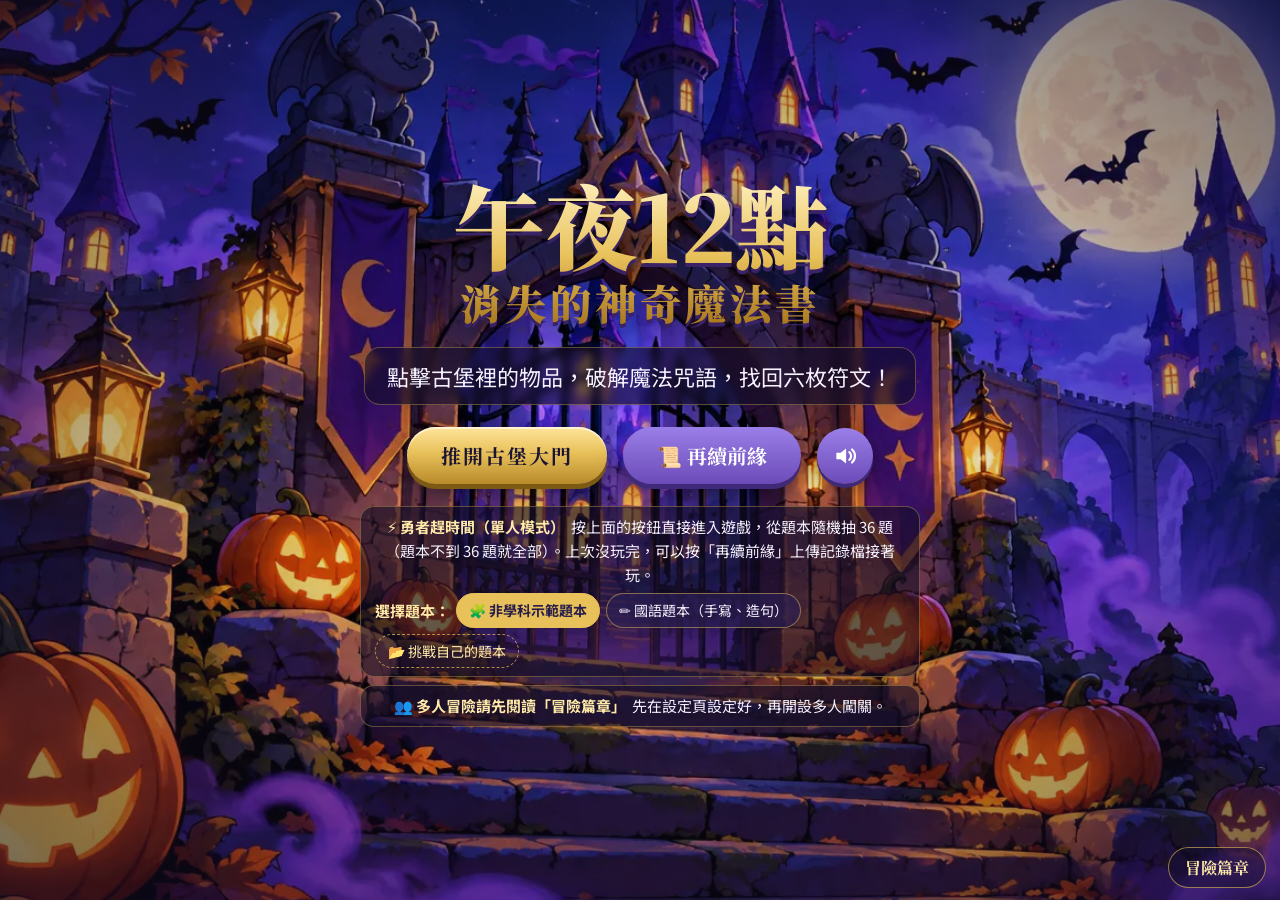
<file: index.html>
<!DOCTYPE html>
<html lang="zh-Hant-TW">
<head>
<meta charset="UTF-8">
<meta name="viewport" content="width=device-width, initial-scale=1.0, viewport-fit=cover">
<title>語詞闖關遊戲</title>
<link rel="preconnect" href="https://fonts.googleapis.com">
<link rel="stylesheet" href="https://fonts.googleapis.com/css2?family=Noto+Serif+TC:wght@700;900&family=Noto+Sans+TC:wght@400;700&display=swap">
<link rel="stylesheet" href="style.css">
</head>
<body>
<main id="app">
  <!-- 首頁 -->
  <section id="screen-start" class="screen active">
    <div class="bg" id="start-bg"></div><div class="veil"></div><div class="motes"></div>
    <div class="start-inner">
      <h1 id="game-title"></h1>
      <p id="instructions"></p>
      <div class="start-actions">
        <button id="btn-start" class="btn btn-gold" type="button">開始</button>
        <button id="btn-load" class="btn btn-violet" type="button">📜 再續前緣</button>
        <input type="file" id="load-file" accept=".json,application/json" hidden>
        <button id="btn-speak" class="btn btn-round" type="button" aria-label="朗讀說明">
          <svg viewBox="0 0 24 24" width="26" height="26" aria-hidden="true"><path d="M4 9h4l5-4v14l-5-4H4z" fill="currentColor"/><path d="M16 8.5a4.5 4.5 0 0 1 0 7M18.5 6a8 8 0 0 1 0 12" stroke="currentColor" stroke-width="2" fill="none" stroke-linecap="round"/></svg>
        </button>
      </div>
      <div class="start-notes">
        <div class="sn"><b>⚡ 勇者趕時間（單人模式）</b>按上面的按鈕直接進入遊戲，從題本隨機抽 36 題（題本不到 36 題就全部）。上次沒玩完，可以按「再續前緣」上傳記錄檔接著玩。
          <div id="book-pick" class="book-pick hidden"><span>選擇題本：</span><button type="button" data-b="fun">🧩 非學科示範題本</button><button type="button" data-b="guoyu">✏️ 國語題本（手寫、造句）</button><a class="own" href="teacher.html">📂 挑戰自己的題本</a></div></div>
        <a class="sn link" href="adventure.html"><b>👥 多人冒險請先閱讀「冒險篇章」</b>先在設定頁設定好，再開設多人闖關。</a>
      </div>
    </div>
    <a id="custom-tag" class="custom-tag hidden" href="teacher.html" title="到換題本頁">使用老師自訂題目</a>
    <a class="teacher-link" href="adventure.html">冒險篇章</a>
  </section>

  <!-- 故事 -->
  <section id="screen-story" class="screen">
    <div class="bg" id="story-bg"></div><div class="veil strong"></div><div class="motes"></div>
    <div class="story-wrap">
      <div id="story-card" class="parchment"></div>
      <button id="story-next" class="btn btn-gold" type="button">繼續</button>
    </div>
  </section>

  <!-- 遊戲 -->
  <section id="screen-play" class="screen">
    <div class="bg" id="scene-bg"></div><div class="veil soft"></div><div class="motes"></div>
    <header id="hud">
      <div class="hud-left"><div id="hud-room"></div><div id="hud-spells"></div></div>
      <div class="hud-mid">
        <div id="hud-clock">
          <svg viewBox="0 0 40 40" width="34" height="34" aria-hidden="true"><circle cx="20" cy="20" r="17" fill="#2a1f4a" stroke="#e8c15a" stroke-width="3"/><line id="hand-h" x1="20" y1="20" x2="20" y2="11" stroke="#f6f1ff" stroke-width="3" stroke-linecap="round"/><line id="hand-m" x1="20" y1="20" x2="20" y2="7" stroke="#f28c28" stroke-width="2" stroke-linecap="round"/><circle cx="20" cy="20" r="2.5" fill="#e8c15a"/></svg>
          <span id="clock-text">11:00</span>
        </div>
        <div id="hud-runes"></div>
      </div>
      <div class="hud-right">
        <div id="hud-score"><span class="lbl">分數</span><span id="score">0</span><span id="hud-time" class="hidden"></span></div>
        <button id="btn-grade" class="btn-small grade-btn hidden" type="button" aria-label="老師批改">📝<span>老師批改</span><span id="grade-badge" class="badge"></span></button>
        <button id="btn-save" class="btn-small" type="button" aria-label="存檔">💾<span>存檔</span></button>
        <button id="btn-notes" class="btn-small" type="button" aria-label="線索本">
          <svg viewBox="0 0 24 24" width="22" height="22" aria-hidden="true"><path d="M5 3h11a3 3 0 0 1 3 3v15H8a3 3 0 0 1-3-3z" fill="none" stroke="currentColor" stroke-width="2"/><path d="M9 8h6M9 12h6" stroke="currentColor" stroke-width="2" stroke-linecap="round"/></svg>
          <span>線索本</span><span id="notes-badge" class="badge hidden"></span>
        </button>
      </div>
    </header>
    <div id="scene"><div id="objects"></div><div id="gate-panel" class="hidden"></div></div>
    <button id="cat" type="button" aria-label="黑貓提示"><img id="cat-img" alt="黑貓"></button>
    <div id="bubble" class="hidden"></div>

    <div id="room-intro" class="overlay hidden"><div class="card intro-card">
      <div id="ri-num"></div><h2 id="ri-title"></h2><p id="ri-text"></p>
      <button id="ri-go" class="btn btn-gold" type="button">開始探索</button>
    </div></div>

    <div id="modal" class="overlay hidden"><div id="modal-card" class="card">
      <div id="m-head"><img id="m-img" alt=""><div class="m-headtext"><div id="m-speaker"></div><div id="m-type"></div></div>
        <button id="m-close" class="btn btn-round small" type="button" aria-label="關閉"><svg viewBox="0 0 24 24" width="18" height="18"><path d="M6 6l12 12M18 6L6 18" stroke="currentColor" stroke-width="3" stroke-linecap="round"/></svg></button>
      </div>
      <p id="m-prompt"></p><div id="m-body"></div><div id="m-feedback" class="hidden"></div>
      <div id="m-actions"><span id="m-keyhint"></span><button id="m-continue" class="btn btn-gold hidden" type="button">繼續探索</button></div>
    </div></div>

    <div id="notes" class="overlay hidden"><div class="card">
      <div class="notes-head"><h2>線索本</h2>
        <button id="notes-close" class="btn btn-round small" type="button" aria-label="關閉"><svg viewBox="0 0 24 24" width="18" height="18"><path d="M6 6l12 12M18 6L6 18" stroke="currentColor" stroke-width="3" stroke-linecap="round"/></svg></button>
      </div>
      <div id="notes-list"></div><div id="notes-runes"></div>
    </div></div>

    <div id="rune-get" class="overlay hidden"><div class="card rune-card">
      <div id="rg-rune" class="rune-big"></div><h2 id="rg-title"></h2><p id="rg-text"></p>
      <button id="rg-go" class="btn btn-gold" type="button">前往下一個房間</button>
    </div></div>
  </section>

  <!-- 結局 -->
  <section id="screen-end" class="screen">
    <div class="bg" id="end-bg"></div><div class="veil strong"></div><div class="motes"></div>
    <div class="end-inner">
      <img id="end-cat" alt="">
      <h2 id="end-title"></h2>
      <div class="final"><span class="lbl">最終分數</span><span id="final-score">0</span></div>
      <div id="end-stats"></div>
      <div id="end-review"></div>
      <div id="end-grade" class="end-grade hidden">還有 <b id="end-grade-n">0</b> 題手寫／打字題等老師批改，批改答對會再加分。<button id="end-grade-btn" class="btn btn-violet grade-btn" type="button">📝 老師批改</button></div>
      <div class="end-btns"><button id="btn-another" class="btn btn-gold hidden" type="button">接受另一段冒險</button><button id="btn-restart" class="btn btn-gold" type="button">再玩一次</button></div>
    </div>
  </section>
  <div id="grade-ov" class="grade-ov hidden"><div class="grade-card">
    <h2>📝 老師批改</h2><p class="mute">手寫、打字題由老師判斷對錯：田字格題一個字 60 分，每個字分開批改；手寫作答、打字題整題 100 分。</p>
    <div id="grade-list"></div>
    <button id="grade-close" class="btn btn-gold" type="button">批改完成，回到遊戲</button>
  </div></div>
  <div id="pin-ov" class="grade-ov hidden"><div class="grade-card pin-card">
    <h2 id="pin-title">🔒 老師核對密碼</h2><p id="pin-msg" class="mute"></p>
    <input id="pin-in" type="password" inputmode="numeric" pattern="[0-9]*" maxlength="8" autocomplete="off" placeholder="4～8 位數字">
    <input id="pin-in2" type="password" inputmode="numeric" pattern="[0-9]*" maxlength="8" autocomplete="off" placeholder="再輸入一次">
    <p id="pin-err" class="pin-err"></p>
    <div class="pin-btns"><button id="pin-ok" class="btn btn-gold" type="button">確定</button><button id="pin-cancel" class="btn btn-violet" type="button">取消</button></div>
  </div></div>
  <div id="fx"></div>
</main>
<script src="share.js"></script>
<script src="content.js"></script>
<script src="content-guoyu.js"></script>
<script src="settings.js"></script>
<script src="game.js"></script>
</body>
</html>
</file>
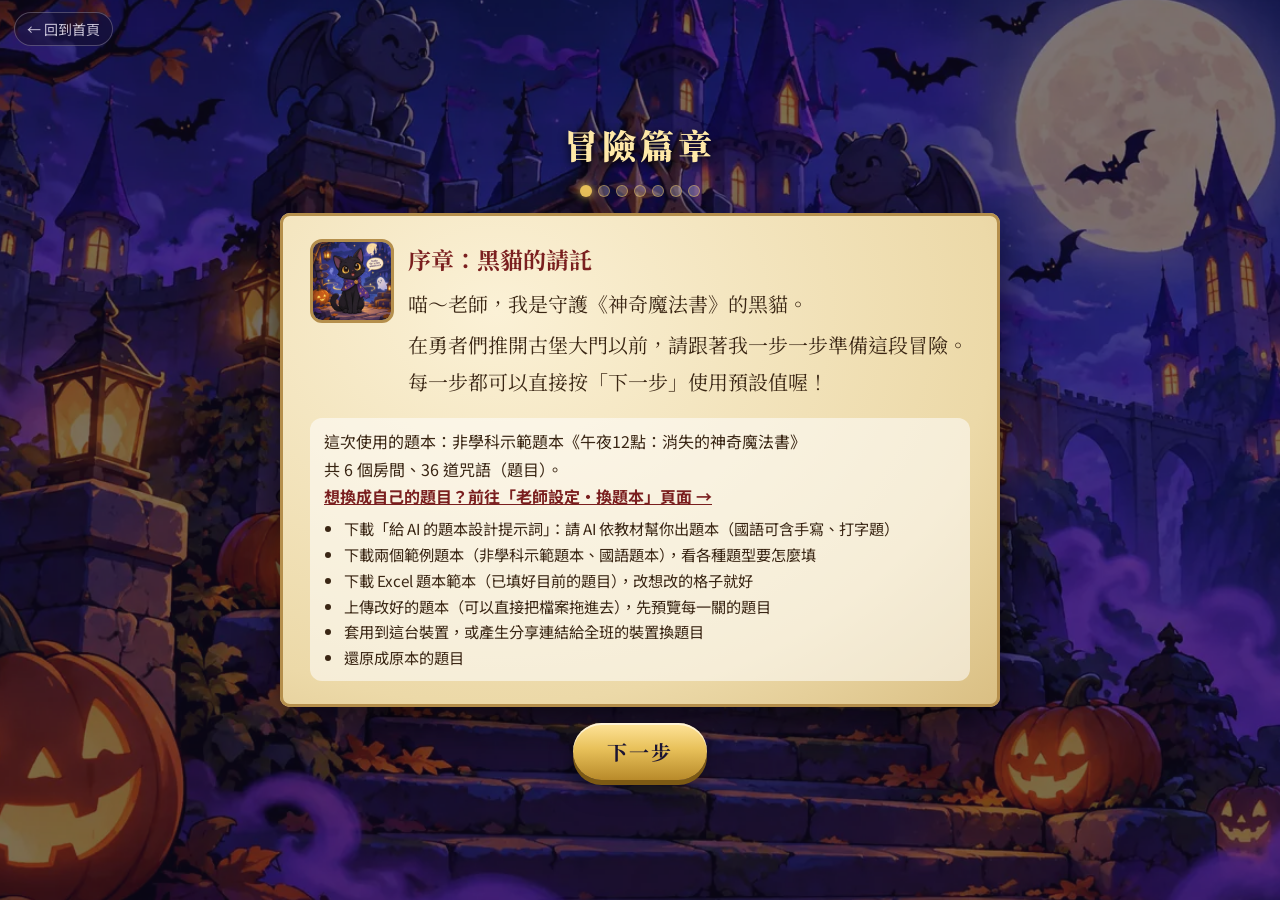
<file: adventure.html>
<!DOCTYPE html>
<html lang="zh-Hant-TW">
<head>
<meta charset="UTF-8">
<meta name="viewport" content="width=device-width, initial-scale=1.0, viewport-fit=cover">
<title>冒險篇章</title>
<link rel="preconnect" href="https://fonts.googleapis.com">
<link rel="stylesheet" href="https://fonts.googleapis.com/css2?family=Noto+Serif+TC:wght@700;900&family=Noto+Sans+TC:wght@400;700&display=swap">
<link rel="stylesheet" href="style.css">
<style>
.adv-wrap{position:relative;height:100%;overflow:auto;display:flex;flex-direction:column;align-items:center;justify-content:center;gap:16px;padding:20px 14px}
.adv-top{font-family:var(--serif);color:#ffe9a8;font-size:clamp(24px,4vw,34px);font-weight:900;text-shadow:0 3px 10px #000;letter-spacing:4px}
.dots{display:flex;gap:6px;flex-wrap:wrap;justify-content:center}
.dots span{width:12px;height:12px;border-radius:50%;background:rgba(246,241,255,.25);border:1px solid rgba(232,193,90,.5)}
.dots span.on{background:var(--gold);box-shadow:0 0 10px var(--gold)}
.dots span.done{background:rgba(232,193,90,.55)}
#adv-card{max-width:720px;max-height:none}
.adv-say{display:flex;gap:14px;align-items:flex-start}
.adv-say img{width:84px;height:84px;object-fit:cover;border-radius:12px;border:3px solid #b58f4c;flex:none}
.adv-say h2{margin:0 0 4px;font-size:1.15em;color:#7a1f1f}
.adv-say p{margin:.2em 0}
.ctrl{margin-top:14px;display:flex;flex-direction:column;gap:10px;font-family:var(--sans);font-size:17px}
.choice{display:flex;align-items:center;gap:10px;padding:12px 14px;border-radius:12px;background:rgba(255,255,255,.55);border:2px solid #c8a868;cursor:pointer;color:#3a2614;text-align:left;font-size:17px}
.choice.on{background:#fff6d6;border-color:#7a1f1f;box-shadow:0 0 0 3px rgba(122,31,31,.2)}
.choice b{display:block}
.choice small{display:block;opacity:.75;font-size:14px}
.choice .dot{width:22px;height:22px;border-radius:50%;border:2px solid #7a1f1f;flex:none;display:grid;place-items:center}
.choice.on .dot::after{content:'';width:12px;height:12px;border-radius:50%;background:#7a1f1f}
.num-row{display:flex;align-items:center;gap:10px;flex-wrap:wrap}
.num-row input[type=number]{width:110px;font-size:22px;font-weight:700;padding:8px 10px;border-radius:10px;border:2px solid #b58f4c;background:#fffdf4;color:#3a2614;font-family:var(--serif)}
.num-row input[type=range]{flex:1;min-width:180px;accent-color:#7a1f1f}
.quick{display:flex;gap:8px;flex-wrap:wrap}
.quick button{border:1.5px solid #b58f4c;background:#fff6d6;color:#3a2614;border-radius:999px;padding:6px 14px;font-size:15px}
.tog{display:flex;align-items:center;gap:12px;font-weight:700}
.switch{width:64px;height:34px;border-radius:999px;background:#bba57a;border:0;position:relative;flex:none}
.switch::after{content:'';position:absolute;top:4px;left:4px;width:26px;height:26px;border-radius:50%;background:#fff;transition:left .2s;box-shadow:0 2px 4px rgba(0,0,0,.3)}
.switch.on{background:#3aa36b}.switch.on::after{left:34px}
.adv-nav{display:flex;gap:12px;justify-content:center;flex-wrap:wrap}
.btn-violet{background:linear-gradient(180deg,#9b7fe8,#6b4bb8);color:#fff;box-shadow:0 5px 0 #3f2a7a,0 10px 24px rgba(0,0,0,.4);font-family:var(--serif)}
.sum{display:grid;grid-template-columns:auto 1fr;gap:6px 14px;font-family:var(--sans);font-size:16px;background:rgba(255,255,255,.5);border-radius:12px;padding:12px 16px}
.sum dt{font-weight:700;color:#7a1f1f}.sum dd{margin:0}
.bank{background:rgba(255,255,255,.55);border-radius:12px;padding:10px 14px;font-family:var(--sans);font-size:16px;line-height:1.7}
.bank a{color:#7a1f1f;font-weight:700}
.unit{font-weight:700}
.note-s{font-size:14px;opacity:.8;font-family:var(--sans)}
.back-home{position:absolute;left:14px;top:12px;font-size:14px;color:rgba(246,241,255,.8);background:rgba(20,14,40,.5);border:1px solid rgba(246,241,255,.25);border-radius:999px;padding:6px 12px;z-index:3;text-decoration:none}
.bank ul.tools{margin:6px 0 0;padding-left:1.3em;line-height:1.7;font-size:.95em}
</style>
</head>
<body>
<main id="app">
  <section class="screen active">
    <div class="bg" id="adv-bg"></div><div class="veil strong"></div><div class="motes"></div>
    <a class="back-home" href="index.html">← 回到首頁</a>
    <div class="adv-wrap">
      <div class="adv-top">冒險篇章</div>
      <div class="dots" id="dots"></div>
      <div id="adv-card" class="parchment"></div>
      <div class="adv-nav" id="nav"></div>
    </div>
  </section>
</main>
<script src="content.js"></script>
<script src="content-guoyu.js"></script>
<script src="settings.js"></script>
<script>
(function () {
  'use strict';
  var C = WQSettings.loadContent(), S = WQSettings.load(), TOTAL = WQSettings.total(C);
  function $(id) { return document.getElementById(id); }
  function el(t, c, x) { var e = document.createElement(t); if (c) e.className = c; if (x != null) e.textContent = x; return e; }
  $('adv-bg').style.backgroundImage = 'url("img/title.webp")';
  document.querySelectorAll('.motes').forEach(function (m) { for (var i = 0; i < 16; i++) { var d = el('div', 'mote'); d.style.left = Math.random() * 100 + '%'; d.style.animationDuration = 9 + Math.random() * 12 + 's'; d.style.animationDelay = -Math.random() * 20 + 's'; d.style.setProperty('--sway', (Math.random() * 80 - 40) + 'px'); m.appendChild(d); } });

  function choice(box, opts, get, set) {
    opts.forEach(function (o) {
      var b = el('button', 'choice' + (get() === o.v ? ' on' : '')); b.type = 'button';
      b.appendChild(el('span', 'dot')); var t = el('span'); t.appendChild(el('b', '', o.t)); if (o.d) t.appendChild(el('small', '', o.d)); b.appendChild(t);
      b.addEventListener('click', function () { set(o.v); box.querySelectorAll('.choice').forEach(function (x) { x.classList.remove('on'); }); b.classList.add('on'); });
      box.appendChild(b);
    });
  }
  function number(box, key, min, max, unit, quick) {
    var r = el('div', 'num-row'), n = el('input'), rg = el('input');
    n.type = 'number'; n.min = min; n.max = max; n.value = S[key]; rg.type = 'range'; rg.min = min; rg.max = max; rg.value = S[key];
    function setv(v) { v = Math.max(min, Math.min(max, Math.round(+v) || min)); S[key] = v; n.value = v; rg.value = v; }
    n.addEventListener('change', function () { setv(n.value); }); rg.addEventListener('input', function () { setv(rg.value); });
    r.appendChild(n); r.appendChild(el('span', 'unit', unit)); r.appendChild(rg); box.appendChild(r);
    if (quick) { var q = el('div', 'quick'); quick.forEach(function (v) { var b = el('button', '', v[1]); b.type = 'button'; b.addEventListener('click', function () { setv(v[0]); }); q.appendChild(b); }); box.appendChild(q); }
    return setv;
  }
  function toggle(box, key, label, onChange) {
    var r = el('div', 'tog'), b = el('button', 'switch' + (S[key] ? ' on' : '')), t = el('span', '', label + '：' + (S[key] ? '開啟' : '關閉')); b.type = 'button';
    b.addEventListener('click', function () { S[key] = !S[key]; b.classList.toggle('on', S[key]); t.textContent = label + '：' + (S[key] ? '開啟' : '關閉'); if (onChange) onChange(); });
    r.appendChild(b); r.appendChild(t); box.appendChild(r);
  }

  var STEPS = [
    { title: '序章：黑貓的請託', say: ['喵～老師，我是守護《神奇魔法書》的黑貓。', '在勇者們推開古堡大門以前，請跟著我一步一步準備這段冒險。每一步都可以直接按「下一步」使用預設值喔！'],
      body: function (box) {
        var b = el('div', 'bank');
        b.appendChild(el('div', '', '這次使用的題本：' + (C.__custom ? '老師自訂題本' : C.__demo === 'guoyu' ? '國語題本' : '非學科示範題本') + '《' + (C.title || '') + '》'));
        b.appendChild(el('div', '', '共 ' + C.rooms.length + ' 個房間、' + TOTAL + ' 道咒語（題目）。'));
        var a = el('a', '', '想換成自己的題目？前往「老師設定・換題本」頁面 →'); a.href = 'teacher.html'; b.appendChild(a);
        var ul = el('ul', 'tools');
        ['下載「給 AI 的題本設計提示詞」：請 AI 依教材幫你出題本（國語可含手寫、打字題）',
         '下載兩個範例題本（非學科示範題本、國語題本），看各種題型要怎麼填',
         '下載 Excel 題本範本（已填好目前的題目），改想改的格子就好',
         '上傳改好的題本（可以直接把檔案拖進去），先預覽每一關的題目',
         '套用到這台裝置，或產生分享連結給全班的裝置換題目',
         '還原成原本的題目'].forEach(function (t) { ul.appendChild(el('li', '', t)); });
        b.appendChild(ul);
        box.appendChild(b);
      } },
    { title: '第一章：抽出咒語', say: ['魔法書裡一共有 ' + TOTAL + ' 道咒語。', '這一趟冒險要從題本中抽出幾道呢？工具會把抽到的題目平均分到每個房間。'],
      body: function (box) {
        var MAX = WQSettings.maxDraw(C), DEF = WQSettings.defDraw(C);
        if (!S.drawCount) S.drawCount = DEF; if (S.drawCount > MAX) S.drawCount = MAX;
        var MIN = WQSettings.minDraw(C); if (S.drawCount < MIN) S.drawCount = MIN;
        var q = []; [18, 24, 30, 36, 42, 48].forEach(function (n) { if (n < MAX && n >= MIN) q.push([n, n + ' 題']); }); q.push([MAX, (MAX >= TOTAL ? '全部 ' : '最多 ') + MAX + ' 題']);
        number(box, 'drawCount', MIN, MAX, '題', q);
        if (TOTAL > MAX) box.appendChild(el('p', 'mute', '題本有 ' + TOTAL + ' 題，每個房間最多放 8 道咒語，所以一次冒險最多 ' + MAX + ' 題；每次冒險都從全部 ' + TOTAL + ' 題裡重新隨機抽。'));
        box.appendChild(el('p', 'mute', '每一次冒險都會從整本題本重新隨機抽題、隨機分到每個房間（每個房間最多只差 1 題），出題順序也不同。房間的物品、線索和機關不變，所以機關一定解得開。最少 ' + MIN + ' 題，也就是每個房間至少 3 題。'));
      } },
    { title: '第二章：破關之後', say: ['勇者打開最後的大門以後，還要接受另一段冒險嗎？'],
      body: function (box) {
        choice(box, [
          { v: 'none', t: '不再挑戰', d: '破關就結束這次冒險。' },
          { v: 'redraw', t: '從全部題目重新抽題', d: '每一段新冒險都從整本題本重新抽出指定的題數，可能會抽到做過的題目。' },
          { v: 'norepeat', t: '抽過的不再抽', d: '每一段新冒險只抽還沒出現過的題目，全部題目都抽完才是「終極破關」。' }
        ], function () { return S.repeat; }, function (v) { S.repeat = v; });
      } },
    { title: '第三章：時之沙漏', say: ['要不要讓每一道咒語都有作答時間限制？', '時間到了還沒答對，這題就不能得分喔。'],
      body: function (box) {
        var wrap = el('div', 'ctrl'); var nb = el('div');
        toggle(wrap, 'qTimer', '每題作答時限', function () { nb.style.display = S.qTimer ? '' : 'none'; });
        nb.appendChild(el('div', 'note-s', '每題可以作答的秒數：')); number(nb, 'qSeconds', 5, 300, '秒', [[15, '15 秒'], [20, '20 秒'], [30, '30 秒'], [45, '45 秒'], [60, '60 秒']]);
        nb.appendChild(el('div', 'note-s', '開啟後所有題型都會倒數：選擇、是非、填充題用上面的秒數；寫國字、寫注音 60 秒，造詞、改錯字、手寫作答 100 秒，造句、打字作答 3 分鐘。關閉時所有題型都不倒數。'));
        nb.style.display = S.qTimer ? '' : 'none'; wrap.appendChild(nb); box.appendChild(wrap);
      } },
    { title: '第四章：午夜大鐘', say: ['要不要讓午夜大鐘記錄勇者花了多少時間破關？', '開啟後畫面上會一直顯示總時間，結算時也會列出來。'],
      body: function (box) { var w = el('div', 'ctrl'); toggle(w, 'totalTimer', '過關總時間計時'); box.appendChild(w); } },
    { title: '第五章：召集勇者', say: ['這次是一位勇者獨自冒險，還是全班一起闖關？', '多人闖關最多 30 位勇者，每個人用自己的平板或手機掃 QR code 加入，跟著老師的大螢幕一起答同一題。'],
      body: function (box) {
        choice(box, [
          { v: 'solo', t: '單人冒險', d: '一台裝置一位勇者，自己探索古堡、解開機關。' },
          { v: 'multi', t: '多人闖關（最多 30 人）', d: '老師電腦當大螢幕，學生用自己的裝置掃 QR code 加入，有魔法卡、商人和精靈。' }
        ], function () { return S.mode; }, function (v) { S.mode = v; });
      } },
    { multi: true, title: '第六章：神祕的魔法卡商人', say: ['古堡裡住著一位愛做生意的魔法卡商人。', '只要有勇者的分數買得起最便宜的魔法卡，商人就可能在換關卡時突然出現。'],
      body: function (box) {
        box.appendChild(el('div', 'note-s', '商人出現的機率：')); number(box, 'merchantProb', 0, 100, '%', [[15, '1.5 成'], [30, '3 成（建議）'], [50, '5 成'], [100, '每次都出現']]);
        box.appendChild(el('div', 'note-s', '每次可以和商人交易的時間：')); number(box, 'tradeSeconds', 10, 300, '秒', [[30, '30 秒'], [60, '1 分鐘'], [90, '1 分半'], [120, '2 分鐘']]);
      } },
    { multi: true, title: '第七章：森林精靈的禮物', say: ['每到魔法卡時刻之前，森林精靈可能會飛來，指定一位勇者改變命運。', '精靈比較常幫助分數排名中下的勇者，同一段冒險不會一直挑同一個人。'],
      body: function (box) { box.appendChild(el('div', 'note-s', '精靈出現的機率：')); number(box, 'fairyProb', 0, 100, '%', [[10, '1 成'], [30, '3 成'], [50, '5 成'], [100, '每次都出現']]); } },
    { multi: true, title: '第八章：魔法卡時刻', say: ['每過幾個關卡，勇者們就可以使用魔法卡。', '分數最高的勇者先發動，依序輪到最後一位。每個人看不到別人準備用什麼卡。'],
      body: function (box) {
        box.appendChild(el('div', 'note-s', '每過幾個關卡（題目）可以使用一次魔法卡：')); number(box, 'cardEvery', 1, 20, '關', [[3, '3 關'], [5, '5 關'], [6, '6 關'], [10, '10 關']]);
        box.appendChild(el('div', 'note-s', '每位勇者使用魔法卡的時間：')); number(box, 'cardSeconds', 5, 120, '秒', [[15, '15 秒'], [30, '30 秒'], [45, '45 秒'], [60, '60 秒']]);
      } },
    { title: '終章：出發吧！', say: ['準備好了！這就是這一段冒險的設定。', '按下「出發」就會推開古堡大門。下次再打開冒險篇章，會記得這次的設定。'],
      body: function (box) {
        var d = el('dl', 'sum');
        function row(k, v) { d.appendChild(el('dt', '', k)); d.appendChild(el('dd', '', v)); }
        row('題本', (C.__custom ? '老師自訂題本' : C.__demo === 'guoyu' ? '國語題本' : '非學科示範題本') + '，共 ' + TOTAL + ' 題');
        var dn = Math.min(S.drawCount || WQSettings.defDraw(C), WQSettings.maxDraw(C)); row('單次冒險抽題', (dn >= TOTAL ? '全部 ' : '') + dn + ' 題' + (dn < TOTAL ? '（從 ' + TOTAL + ' 題中隨機抽）' : ''));
        row('破關之後', WQSettings.REPEAT_NAMES[S.repeat]);
        row('每題作答時限', S.qTimer ? S.qSeconds + ' 秒' : '不限時');
        row('過關總時間', S.totalTimer ? '記錄' : '不記錄');
        row('冒險模式', S.mode === 'multi' ? '多人闖關（最多 30 人）' : '單人冒險');
        if (S.mode === 'multi') {
          row('魔法卡商人', '出現機率 ' + S.merchantProb + '%，交易 ' + S.tradeSeconds + ' 秒');
          row('森林精靈', '出現機率 ' + S.fairyProb + '%');
          row('魔法卡時刻', '每 ' + S.cardEvery + ' 關一次，每人 ' + S.cardSeconds + ' 秒');
        }
        box.appendChild(d);
      } }
  ];
  var cur = 0;
  function steps() { return STEPS.filter(function (s) { return !s.multi || S.mode === 'multi'; }); }
  function render() {
    var list = steps(); if (cur >= list.length) cur = list.length - 1; var st = list[cur];
    var dots = $('dots'); dots.innerHTML = ''; list.forEach(function (s, i) { dots.appendChild(el('span', i === cur ? 'on' : (i < cur ? 'done' : ''))); });
    var card = $('adv-card'); card.innerHTML = '';
    var say = el('div', 'adv-say'), im = el('img'); im.src = 'img/cat.webp'; im.alt = '黑貓'; say.appendChild(im);
    var t = el('div'); t.appendChild(el('h2', '', st.title)); st.say.forEach(function (l) { t.appendChild(el('p', '', l)); }); say.appendChild(t); card.appendChild(say);
    var box = el('div', 'ctrl'); st.body(box); card.appendChild(box);
    card.style.animation = 'none'; void card.offsetWidth; card.style.animation = '';
    var nav = $('nav'); nav.innerHTML = '';
    if (cur > 0) { var b = el('button', 'btn btn-violet', '上一步'); b.type = 'button'; b.onclick = function () { cur--; render(); }; nav.appendChild(b); }
    if (cur < list.length - 1) { var n = el('button', 'btn btn-gold', '下一步'); n.type = 'button'; n.id = 'adv-next'; n.onclick = function () { WQSettings.save(S); cur++; render(); }; nav.appendChild(n); }
    else {
      var go = el('button', 'btn btn-gold', S.mode === 'multi' ? '出發！開設多人闖關' : '出發！開始單人冒險'); go.type = 'button'; go.id = 'adv-go';
      go.onclick = function () { WQSettings.save(S); location.href = S.mode === 'multi' ? 'host.html' + location.search : 'index.html?adv=1'; };
      nav.appendChild(go);
      var rs = el('button', 'btn btn-violet', '全部還原預設'); rs.type = 'button'; rs.onclick = function () { S = WQSettings.defaults(); S.drawCount = WQSettings.defDraw(C); WQSettings.save(S); cur = 0; render(); }; nav.appendChild(rs);
    }
  }
  render();
})();
</script>
</body>
</html>
</file>
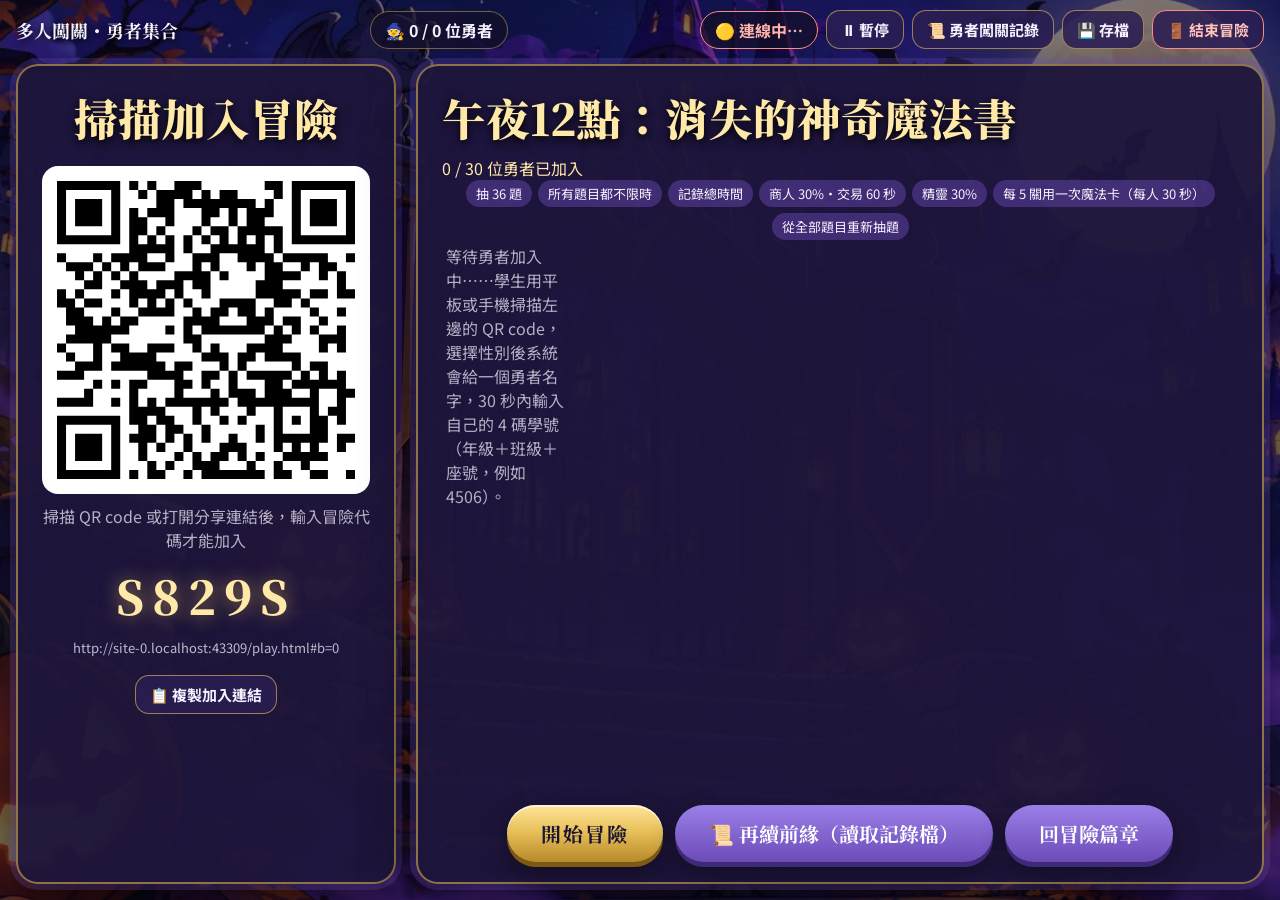
<file: host.html>
<!DOCTYPE html>
<html lang="zh-Hant-TW">
<head>
<meta charset="UTF-8">
<meta name="viewport" content="width=device-width, initial-scale=1.0, viewport-fit=cover">
<title>多人闖關・教師大螢幕</title>
<link rel="preconnect" href="https://fonts.googleapis.com">
<link rel="stylesheet" href="https://fonts.googleapis.com/css2?family=Noto+Serif+TC:wght@700;900&family=Noto+Sans+TC:wght@400;700&display=swap">
<link rel="stylesheet" href="style.css">
<link rel="stylesheet" href="mp.css">
</head>
<body>
<main id="app">
  <section class="screen active">
    <div class="bg" id="h-bg"></div><div class="veil strong" id="h-veil"></div><div class="motes"></div>
    <header id="h-top">
      <div class="left" id="h-left">多人闖關</div>
      <div class="mid" id="h-mid"></div>
      <div class="right">
        <span class="pill" id="h-net">連線中…</span>
        <button class="hbtn" id="h-pause" type="button">⏸ 暫停</button>
        <button class="hbtn" id="h-logbtn" type="button">📜 勇者闖關記錄</button>
        <button class="hbtn" id="h-save" type="button">💾 存檔</button>
        <button class="hbtn danger" id="h-endnow" type="button">🚪 結束冒險</button>
      </div>
    </header>
    <div id="stage"></div>
    <div id="pause-veil" class="hidden"><div>⏸ 老師暫停中，時間停止</div></div>
    <div id="h-log" class="overlay hidden"><div class="card">
      <div class="notes-head"><h2>勇者闖關記錄</h2>
        <button id="log-close" class="btn btn-round small" type="button" aria-label="關閉"><svg viewBox="0 0 24 24" width="18" height="18"><path d="M6 6l12 12M18 6L6 18" stroke="currentColor" stroke-width="3" stroke-linecap="round"/></svg></button>
      </div>
      <div class="tabs"><button class="hbtn on" id="tab-sum" type="button">勇者總覽</button><button class="hbtn" id="tab-q" type="button">逐題回溯</button></div>
      <div id="log-body"></div>
    </div></div>
  </section>
  <div id="fx"></div>
</main>
<script src="vendor/mqtt.min.js"></script>
<script src="vendor/qrcode.js"></script>
<script src="content.js"></script>
<script src="content-guoyu.js"></script>
<script src="settings.js"></script>
<script src="pixel.js"></script>
<script src="cards.js"></script>
<script src="sfx.js"></script>
<script src="net.js"></script>
<script src="host.js"></script>
</body>
</html>
</file>
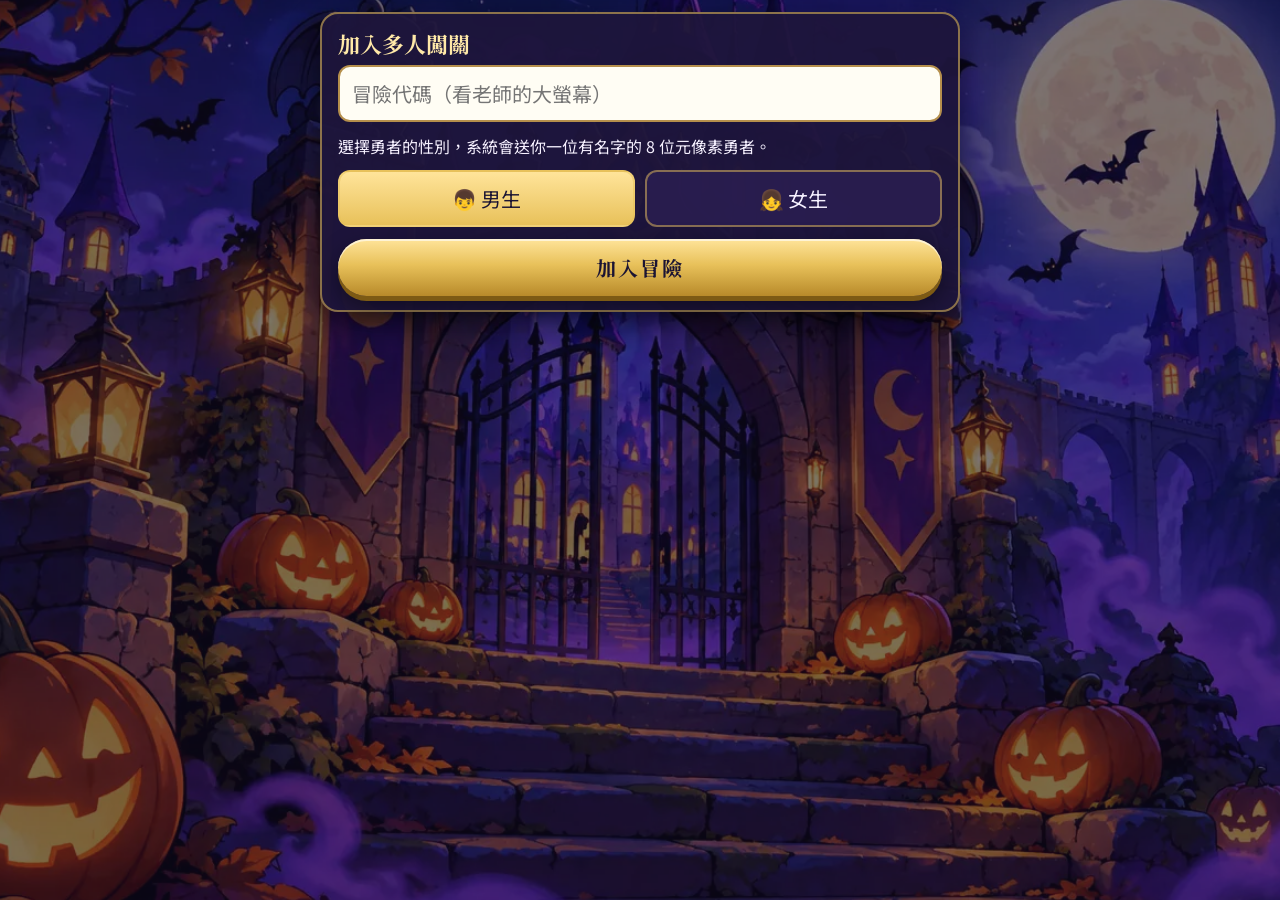
<file: play.html>
<!DOCTYPE html>
<html lang="zh-Hant-TW">
<head>
<meta charset="UTF-8">
<meta name="viewport" content="width=device-width, initial-scale=1.0, viewport-fit=cover">
<title>勇者裝置・多人闖關</title>
<link rel="preconnect" href="https://fonts.googleapis.com">
<link rel="stylesheet" href="https://fonts.googleapis.com/css2?family=Noto+Serif+TC:wght@700;900&family=Noto+Sans+TC:wght@400;700&display=swap">
<link rel="stylesheet" href="style.css">
<link rel="stylesheet" href="mp.css">
</head>
<body>
<main id="app">
  <div class="bg" id="p-bg"></div><div class="veil strong"></div><div class="motes"></div>
  <div class="p-app">
    <div id="p-bar" class="hidden"></div>
    <div id="p-info" class="hidden"></div>
    <div id="p-main"></div>
    <div id="p-hand" class="p-hand hidden"></div>
  </div>
  <div id="p-pause" class="p-pause hidden">⏸ 老師暫停中，可以先看題目，等一下再作答</div>
  <div id="fx"></div>
</main>
<script src="vendor/mqtt.min.js"></script>
<script src="settings.js"></script>
<script src="pixel.js"></script>
<script src="cards.js"></script>
<script src="sfx.js"></script>
<script src="net.js"></script>
<script src="player.js"></script>
</body>
</html>
</file>
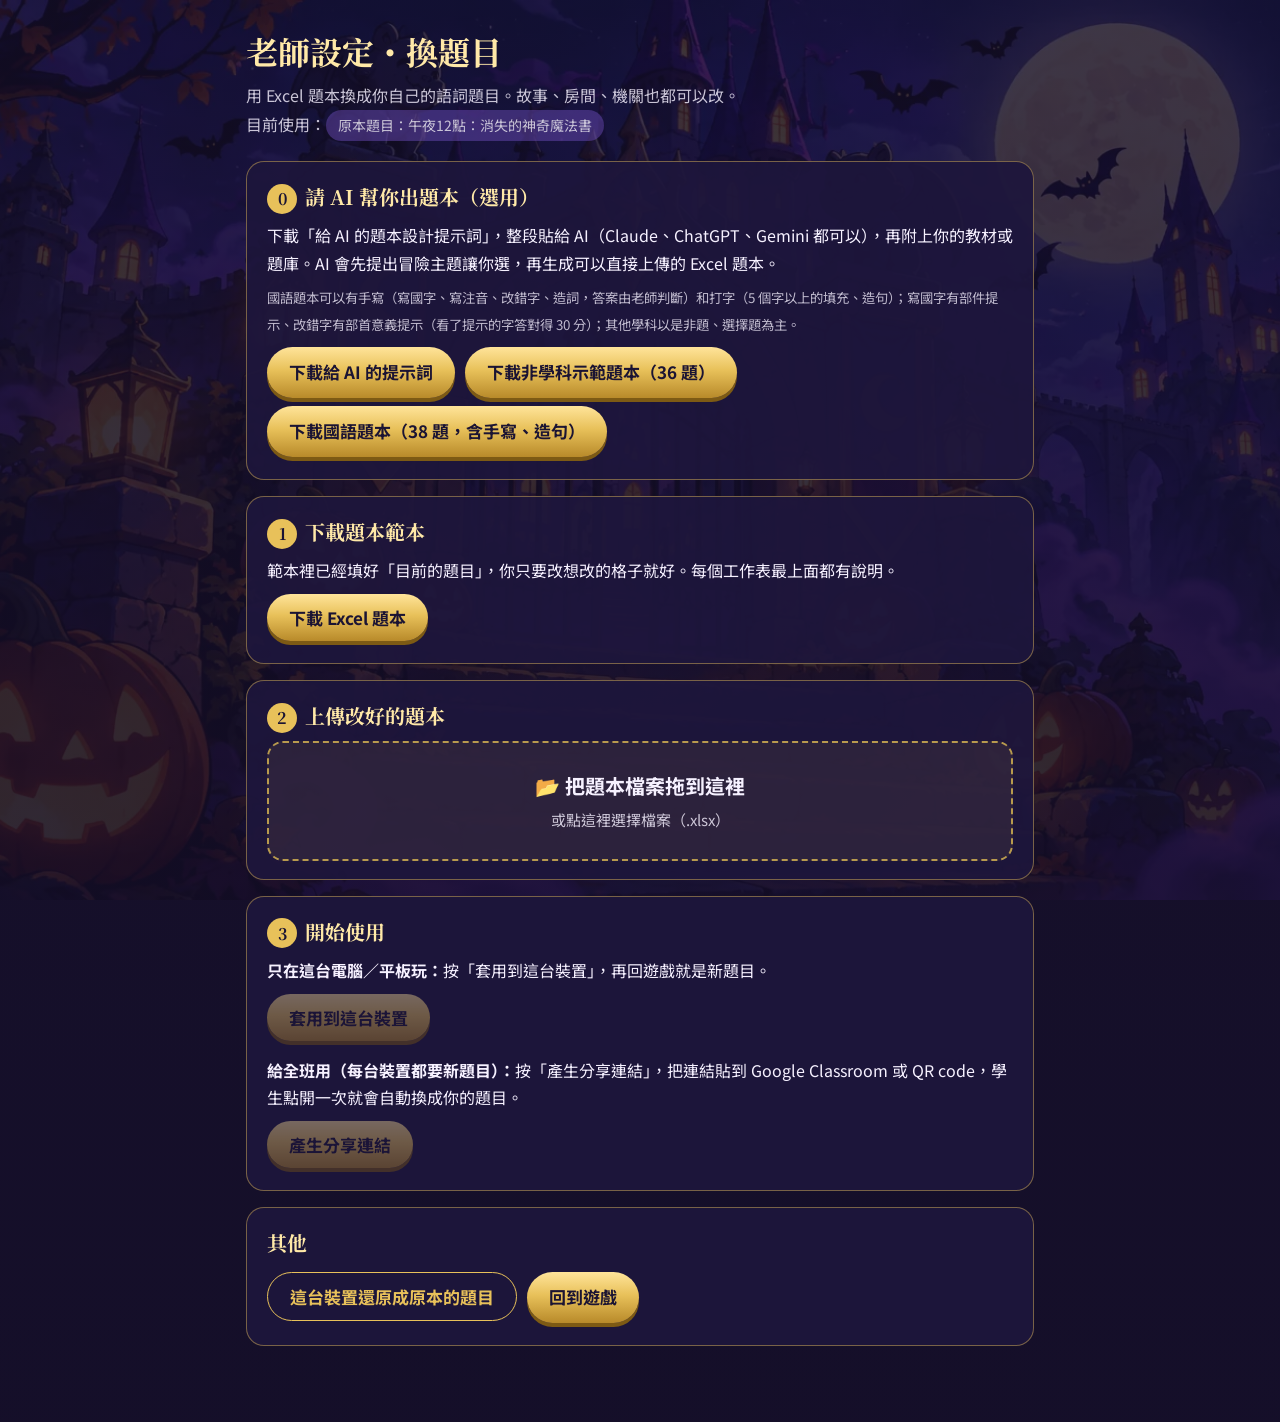
<file: teacher.html>
<!DOCTYPE html>
<html lang="zh-Hant-TW">
<head>
<meta charset="UTF-8">
<meta name="viewport" content="width=device-width, initial-scale=1.0">
<title>老師設定・換題目</title>
<link rel="stylesheet" href="https://fonts.googleapis.com/css2?family=Noto+Serif+TC:wght@700;900&family=Noto+Sans+TC:wght@400;700&display=swap">
<script src="vendor/xlsx.full.min.js"></script>
<style>
:root{--gold:#e8c15a;--ink:#1b1433;--ghost:#f6f1ff;--good:#7ee2a8;--bad:#ff8a80}
*{box-sizing:border-box}
body{margin:0;min-height:100vh;font-family:'Noto Sans TC','PingFang TC','Microsoft JhengHei',sans-serif;color:var(--ghost);
  background:linear-gradient(rgba(20,14,40,.82),rgba(20,14,40,.92)),url(img/title.webp) center/cover fixed #1f1838;line-height:1.7}
.wrap{max-width:820px;margin:0 auto;padding:24px 16px 60px}
h1{font-family:'Noto Serif TC',serif;color:#ffe9a8;margin:0 0 4px;font-size:32px}
.sub{opacity:.8;margin:0 0 20px}
.step{background:rgba(30,22,60,.92);border:1.5px solid rgba(232,193,90,.45);border-radius:18px;padding:18px 20px;margin-bottom:16px}
.step h2{margin:0 0 8px;font-size:20px;color:#ffe9a8;font-family:'Noto Serif TC',serif}
.step h2 .n{display:inline-grid;place-items:center;width:30px;height:30px;border-radius:50%;background:var(--gold);color:var(--ink);margin-right:8px;font-size:16px}
.step p{margin:6px 0}
button,.btn{font-family:inherit;font-size:17px;font-weight:700;border:0;border-radius:999px;padding:11px 22px;cursor:pointer;
  background:linear-gradient(180deg,#ffe49a,#e8c15a 45%,#b88a2a);color:var(--ink);box-shadow:0 4px 0 #7d5a14;text-decoration:none;display:inline-block;margin:4px 6px 4px 0}
button.ghost{background:transparent;color:var(--gold);border:1.5px solid var(--gold);box-shadow:none}
button:disabled{opacity:.4;cursor:default}
input[type=file]{font-size:16px;color:var(--ghost);margin:6px 0}
#status{white-space:pre-wrap}
.ok{color:var(--good)} .err{color:var(--bad)}
.room{background:rgba(255,255,255,.06);border-radius:12px;padding:8px 12px;margin:6px 0;font-size:15px}
textarea{width:100%;height:84px;font-size:13px;border-radius:10px;padding:8px;background:#120c26;color:var(--ghost);border:1px solid #4b3a7a}
.now{display:inline-block;padding:4px 12px;border-radius:999px;background:rgba(107,75,184,.6);font-size:14px}
small{opacity:.75}
.drop{display:flex;flex-direction:column;align-items:center;gap:4px;padding:26px 16px;border:2.5px dashed #b89a4e;border-radius:16px;background:rgba(232,193,90,.08);cursor:pointer;text-align:center;transition:.15s}
.drop b{font-size:20px}.drop span{opacity:.8;font-size:15px}
.drop.over{background:rgba(232,193,90,.28);border-color:#e8c15a;transform:scale(1.02)}
.drop-input{position:absolute;width:1px;height:1px;opacity:0;pointer-events:none}
</style>
</head>
<body>
<div class="wrap">
  <h1>老師設定・換題目</h1>
  <p class="sub">用 Excel 題本換成你自己的語詞題目。故事、房間、機關也都可以改。<br>
  目前使用：<span class="now" id="now"></span></p>

  <div class="step">
    <h2><span class="n">0</span>請 AI 幫你出題本（選用）</h2>
    <p>下載「給 AI 的題本設計提示詞」，整段貼給 AI（Claude、ChatGPT、Gemini 都可以），再附上你的教材或題庫。AI 會先提出冒險主題讓你選，再生成可以直接上傳的 Excel 題本。</p>
    <p><small>國語題本可以有手寫（寫國字、寫注音、改錯字、造詞，答案由老師判斷）和打字（5 個字以上的填充、造句）；寫國字有部件提示、改錯字有部首意義提示（看了提示的字答對得 30 分）；其他學科以是非題、選擇題為主。</small></p>
    <a class="btn" href="docs/給AI的題本設計提示詞.md" download="給AI的題本設計提示詞.md">下載給 AI 的提示詞</a>
    <a class="btn" href="samples/demo-fun.xlsx" download="非學科示範題本_午夜12點.xlsx">下載非學科示範題本（36 題）</a>
    <a class="btn" href="samples/demo-guoyu.xlsx" download="國語題本_六上國語複習09.xlsx">下載國語題本（38 題，含手寫、造句）</a>
  </div>

  <div class="step">
    <h2><span class="n">1</span>下載題本範本</h2>
    <p>範本裡已經填好「目前的題目」，你只要改想改的格子就好。每個工作表最上面都有說明。</p>
    <button id="dl">下載 Excel 題本</button>
  </div>

  <div class="step">
    <h2><span class="n">2</span>上傳改好的題本</h2>
    <label class="drop" id="drop" for="file"><b>📂 把題本檔案拖到這裡</b><span>或點這裡選擇檔案（.xlsx）</span></label>
    <input type="file" id="file" accept=".xlsx,.xls" class="drop-input">
    <div id="status"></div>
    <div id="preview"></div>
  </div>

  <div class="step">
    <h2><span class="n">3</span>開始使用</h2>
    <p><b>只在這台電腦／平板玩：</b>按「套用到這台裝置」，再回遊戲就是新題目。</p>
    <button id="apply" disabled>套用到這台裝置</button>
    <div id="go-row" class="go-row" style="display:none">
      <p><b>直接用自己的題本開始冒險</b>（使用預設設定：隨機抽 36 題，題庫不到 36 題就全部用；每題不限時；想改設定請到「冒險篇章」）</p>
      <a class="btn" id="go-solo" href="index.html#go">⚡ 單人：進入自己的題本冒險</a>
      <a class="btn" id="go-multi" href="host.html?def=1">👥 多人：開始多人冒險（學生掃 QR code 決定角色）</a>
    </div>
    <p style="margin-top:12px"><b>給全班用（每台裝置都要新題目）：</b>按「產生分享連結」，把連結貼到 Google Classroom 或 QR code，學生點開一次就會自動換成你的題目。</p>
    <button id="share" disabled>產生分享連結</button>
    <textarea id="link" class="hidden" readonly style="display:none"></textarea>
    <button id="copy" class="ghost" style="display:none">複製連結</button>
  </div>

  <div class="step">
    <h2>其他</h2>
    <button class="ghost" id="restore">這台裝置還原成原本的題目</button>
    <a class="btn" href="index.html">回到遊戲</a>
  </div>
</div>
<script src="share.js"></script>
<script src="content.js"></script>
<script src="content-guoyu.js"></script>
<script src="radicals.js"></script>
<script>
(function () {
  var LS = 'wordQuestCustomContent', D = (function () { try { if (localStorage.getItem('wordQuestDemo') === 'guoyu' && window.DEMO_GUOYU) return window.DEMO_GUOYU; } catch (e) {} return window.DEFAULT_CONTENT; })(), pending = null;
  function $(id) { return document.getElementById(id); }
  function current() { try { var c = JSON.parse(localStorage.getItem(LS) || 'null'); if (c && c.rooms) return c; } catch (e) {} return D; }
  function showNow() { var c = current(); $('now').textContent = (c === D ? '原本題目：' : '自訂題目：') + c.title; }
  showNow();

  var SPRITES = ['portrait', 'mirror', 'pumpkin', 'book', 'chest', 'scroll', 'coins', 'potion', 'crystal', 'candle', 'hourglass', 'cauldron', 'lantern', 'ghost', 'raven', 'clock', 'wizard', 'cat'];
  var SPRITE_ZH = { portrait: '畫像', mirror: '魔鏡', pumpkin: '南瓜燈', book: '書', chest: '寶箱', scroll: '卷軸', coins: '金幣', potion: '藥水', crystal: '水晶球', candle: '燭臺', hourglass: '沙漏', cauldron: '大鍋', lantern: '燈籠', ghost: '幽靈', raven: '烏鴉', clock: '大鐘', wizard: '南瓜巫師', cat: '黑貓' };
  var ZH_SPRITE = {}; Object.keys(SPRITE_ZH).forEach(function (k) { ZH_SPRITE[SPRITE_ZH[k]] = k; ZH_SPRITE[k] = k; });
  var PT = { sequence: '順序', code: '密碼', choose: '選擇' }, TP = { '順序': 'sequence', '密碼': 'code', '選擇': 'choose', sequence: 'sequence', code: 'code', choose: 'choose' };
  var Q_HEAD = ['關卡(1-6)', '物品名稱', '圖示', '語詞', '題型代號', '說話的角色', '題目', '選項1', '選項2', '選項3', '選項4', '正確答案(1-4)', '提示1(答錯一次)', '提示2(答錯兩次)', '解釋與例句', '答對得到的線索', '出現條件(本關答對幾題後才出現)', '作答方式', '參考答案(非選擇題)', '田字格數(可空白)', '字的提示(寫國字填部件、改錯字填部首意義；每個字一個，用；分隔)'];
  var MODE_OUT = { choice: '選擇', tf: '是非', fill: '填充', text: '打字作答', hanzi: '寫國字', zhuyin: '寫注音', correction: '改錯字', word: '造詞', write: '手寫作答' };
  var MODE_IN = { '': ['choice'], '選擇': ['choice'], '選擇題': ['choice'], '是非': ['tf'], '是非題': ['tf'], '填充': ['fill'], '填充題': ['fill'], '填答': ['fill'],
    '造句': ['text'], '照樣造句': ['text'], '短語造句': ['text'], '句型造句': ['text'], '打字': ['text'], '打字作答': ['text'], '作文': ['text'], '打字造詞': ['text'],
    '寫國字': ['draw', 'hanzi'], '看注音寫國字': ['draw', 'hanzi'], '寫注音': ['draw', 'zhuyin'], '看國字寫注音': ['draw', 'zhuyin'], '改錯字': ['draw', 'correction'],
    '造詞': ['draw', 'word'], '手寫': ['draw', 'write'], '手寫作答': ['draw', 'write'], '計算': ['draw', 'write'] };
  var R_HEAD = ['關卡(1-6)', '房間名稱', '簡稱', '符文', '開場介紹', '黑貓提示', '機關名稱', '機關類型', '機關說明', '機關項目(文字|名稱|顏色，用；分隔)', '機關答案', '機關提示1', '機關提示2', '機關解答說明', '解開後的文字'];

  /* ---------- 匯出 ---------- */
  $('dl').onclick = function () {
    var c = current(), wb = XLSX.utils.book_new();
    var help = [['語詞闖關遊戲 題本說明'], [''],
      ['1. 「題目」工作表：每一列是一道題。每個關卡的題數不限，可以把整份題庫放進來；每次冒險都會從全部題目隨機抽題（快速進入預設 36 題，每個房間 6 題；冒險篇章可以改題數，每個房間最多 8 題）。'],
      ['2. 「題型代號」：' + Object.keys(c.typeNames).map(function (k) { return k + '=' + c.typeNames[k]; }).join('，') + '。只影響題目上方顯示的小字。'],
      ['3. 「正確答案」填 1、2、3 或 4，對應選項1～4。選項可以只填 3 個。'],
      ['4. 「圖示」可以填：' + SPRITES.map(function (s) { return SPRITE_ZH[s]; }).join('、') + '。'],
      ['5. 「出現條件」填 0 表示一開始就出現；填 2 表示這一關答對 2 題後，迷霧散開才出現。'],
      ['6. 「答對得到的線索」會記到線索本，學生要用這些線索解開每關最後的機關，所以線索要和機關答案對得上。'],
      ['7. 「關卡」工作表：機關類型可填 順序／密碼／選擇。'],
      ['   順序：機關項目照「正確順序」填，例如：月|明月|#f4e9c1；蝠|蝙蝠|#9b7fd4。遊戲會自動打亂。機關答案可留白。'],
      ['   密碼：機關答案填數字，例如 847。機關項目留白。'],
      ['   選擇：機關項目填幾個選項，機關答案填正確的是第幾個（1、2、3…）。'],
      ['8. 「故事」工作表：開場信可以有好幾行。'],
      ['9. 「作答方式」可以空白（＝選擇題），或填：選擇、是非、填充、造句、打字作答、寫國字、寫注音、改錯字、造詞、手寫作答。'],
      ['   是非：選項不用填，「正確答案」填 1＝對、2＝不對。'],
      ['   填充：學生打字，自動比對「參考答案」；可以接受好幾種答案時用 | 分隔，例如：游泳|泳。'],
      ['   造句、打字作答：學生打字；寫國字、寫注音、改錯字、造詞、手寫作答：學生在田字格手寫。這些題目一律由老師批改對錯（多人模式在老師大螢幕批改，作答中可開「全班作答監控」；單人模式由老師按「老師批改」按鈕批改）。田字格題一字一格、一字 60 分，每個字分開批改；手寫作答整題 100 分；造句、打字作答由老師從 50～200 分（7 個級距）點選。所有題目都要按「送出答案」才算，送出前可以改。在冒險篇章開啟「每題作答時限」時，所有題型都會倒數，其中：寫國字、寫注音 60 秒；造詞、改錯字、手寫作答 100 秒；造句、打字作答 3 分鐘；關閉時所有題型都不倒數。'],
      ['   寫國字的參考答案填正確的字（例如 朋友）；改錯字填「錯→正」（例如 在→再；兩個錯字寫成 鶯→鷹；援→緩），學生只要在格子裡依序寫出正確的字，格數會自動決定；寫注音填注音，每個字用空格隔開。'],
      ['   「田字格數」通常空白，工具會依參考答案自動決定；造詞的學生可以自己按「＋增加／－減少」調整格子（最少 2 格、最多 10 格），這裡填的是一開始的格數，空白就是 2 格。'],
      ['   填充題如果是要學生「寫出國字或注音」：答案是 1～4 個字的國字或注音，上傳時會自動改成手寫（寫國字／寫注音），題目裡要附上目標字、語詞的注音（寫國字）或國字（寫注音）；5 個字以上（含 5 個字）的答案才保留打字。'],
      ['   「字的提示」：寫國字填每個字的一個部件（例如「奪」填 上面是「大」，只給一個部件），改錯字填每個正確字的部首意義（例如「距」填 和腳、走路有關），提示裡不要寫出答案字；每個字一個，用；分隔，依字的順序。學生按「💡 提示」看了某個字的提示，那個字答對只得 30 分（沒看提示答對 60 分），每個字分開計分。'],
      ['   部首意義提示絕對不能寫出部首本身或它的變形、俗稱（例如「水部」「三點水」「和水有關」都不行，要寫「和液體、河流有關」）。上傳時工具會自動檢查，說出部首的提示會被拿掉。'],
      ['10. 改好後存檔，回到老師設定頁面上傳。']];
    XLSX.utils.book_append_sheet(wb, XLSX.utils.aoa_to_sheet(help), '說明');
    var q = [Q_HEAD];
    c.rooms.forEach(function (r, i) { r.objects.forEach(function (o) {
      var op = o.q.options; q.push([i + 1, o.name, SPRITE_ZH[o.sprite] || o.sprite, o.word, o.q.type, o.q.speaker, o.q.prompt, op[0] || '', op[1] || '', op[2] || '', op[3] || '', (o.q.input && o.q.input !== 'choice' && o.q.input !== 'tf') ? '' : o.q.answer + 1, o.q.hint1, o.q.hint2, o.q.explain, o.clue, o.unlock || 0,
        MODE_OUT[o.q.input === 'draw' ? o.q.kind : (o.q.input || 'choice')] || '選擇', o.q.answerText || '', o.q.cells || '', (o.q.charHints || []).join('；')]);
    }); });
    var ws = XLSX.utils.aoa_to_sheet(q); ws['!cols'] = [6, 16, 8, 12, 6, 12, 60, 18, 18, 18, 18, 8, 30, 30, 50, 40, 10, 10, 24, 8, 50].map(function (w) { return { wch: w }; });
    XLSX.utils.book_append_sheet(wb, ws, '題目');
    var rr = [R_HEAD];
    c.rooms.forEach(function (r, i) { var p = r.puzzle;
      var items = (p.items || []).map(function (it) { return it.label + '|' + it.name + '|' + it.color; }).join('；');
      var ans = p.type === 'code' ? String(p.answer) : p.type === 'choose' ? p.answer + 1 : '';
      if (p.type === 'sequence') items = p.answer.map(function (k) { var it = p.items[k]; return it.label + '|' + it.name + '|' + it.color; }).join('；');
      rr.push([i + 1, r.name, r.short, r.rune, r.intro, r.catTip, p.name, PT[p.type], p.prompt, items, ans, p.hint1, p.hint2, p.explain, p.success]);
    });
    ws = XLSX.utils.aoa_to_sheet(rr); ws['!cols'] = [6, 20, 8, 6, 50, 40, 12, 8, 50, 50, 8, 30, 30, 40, 40].map(function (w) { return { wch: w }; });
    XLSX.utils.book_append_sheet(wb, ws, '關卡');
    var st = c.story || {}, g = c.gate || {};
    var s = [['項目', '內容'], ['遊戲名稱', c.title], ['大標題', c.titleMain || ''], ['副標題', c.titleSub || ''], ['首頁說明', c.instruction], ['開始按鈕', c.startButton || '']];
    (st.letter || []).forEach(function (l) { s.push(['開場信', l]); });
    s.push(['署名', st.signature || ''], ['關門', st.slam || ''], ['黑貓開場', st.cat || ''], ['大門介紹', g.intro || ''], ['大門說明', g.prompt || ''], ['大門提示', g.hint || ''], ['大門成功', g.success || ''], ['結局標題', c.endTitle || '']);
    ws = XLSX.utils.aoa_to_sheet(s); ws['!cols'] = [{ wch: 12 }, { wch: 90 }];
    XLSX.utils.book_append_sheet(wb, ws, '故事');
    XLSX.writeFile(wb, '語詞闖關遊戲_題本.xlsx');
  };

  /* ---------- 匯入 ---------- */
  function str(v) { return v == null ? '' : String(v).trim(); }
  $('file').onchange = function (e) { readBook(e.target.files[0]); };
  /* 拖拉上傳：把檔案拖到框裡（拖到頁面其他地方也可以） */
  (function () {
    var d = $('drop'), n = 0;
    function has(e) { return e.dataTransfer && Array.prototype.indexOf.call(e.dataTransfer.types || [], 'Files') >= 0; }
    document.addEventListener('dragenter', function (e) { if (!has(e)) return; e.preventDefault(); n++; d.classList.add('over'); });
    document.addEventListener('dragleave', function (e) { if (!has(e)) return; n = Math.max(0, n - 1); if (!n) d.classList.remove('over'); });
    document.addEventListener('dragover', function (e) { if (!has(e)) return; e.preventDefault(); e.dataTransfer.dropEffect = 'copy'; });
    document.addEventListener('drop', function (e) {
      if (!has(e)) return; e.preventDefault(); n = 0; d.classList.remove('over');
      var f = e.dataTransfer.files[0]; if (!f) return;
      if (!/\.xlsx?$/i.test(f.name)) { $('status').innerHTML = '<span class="err">「' + f.name.replace(/[<>&]/g, '') + '」不是 Excel 題本（.xlsx）。</span>'; return; }
      d.scrollIntoView({ behavior: 'smooth', block: 'center' }); readBook(f);
    });
  })();
  function readBook(f) {
    if (!f) return;
    $('drop').querySelector('span').textContent = '已選擇：' + f.name + '（可以再拖一個檔案換掉）';
    var rd = new FileReader();
    rd.onload = function () {
      try { var r = parse(XLSX.read(rd.result, { type: 'array' })); report(r); }
      catch (err) { $('status').innerHTML = '<span class="err">讀取失敗：' + err.message + '</span>'; }
    };
    rd.readAsArrayBuffer(f);
  }
  function rows(wb, name) { var ws = wb.Sheets[name]; if (!ws) throw new Error('找不到「' + name + '」工作表'); return XLSX.utils.sheet_to_json(ws, { header: 1, defval: '' }).slice(1); }
  function parse(wb) {
    TRIM = { n: 0, ex: '' };
    var errs = [], warns = [], base = JSON.parse(JSON.stringify(D));
    var c = { typeNames: base.typeNames, story: {}, gate: {}, rooms: [] };
    var srows = rows(wb, '故事'), letter = [];
    var map = {};
    srows.forEach(function (r) { var k = str(r[0]), v = str(r[1]); if (!k) return; if (k === '開場信') { if (v) letter.push(v); } else map[k] = v; });
    c.title = map['遊戲名稱'] || '語詞闖關遊戲'; c.titleMain = map['大標題'] || c.title; c.titleSub = map['副標題'] || '';
    c.instruction = map['首頁說明'] || ''; c.startButton = map['開始按鈕'] || '開始冒險';
    c.story = { letter: letter, signature: map['署名'] || '', slam: map['關門'] || '', cat: map['黑貓開場'] || '' };
    c.gate = { intro: map['大門介紹'] || '', prompt: map['大門說明'] || '', hint: map['大門提示'] || '', success: map['大門成功'] || '' };
    c.endTitle = map['結局標題'] || '闖關成功！';
    rows(wb, '關卡').forEach(function (r, i) {
      var n = parseInt(r[0], 10); if (!n) return;
      if (n < 1 || n > 6) { errs.push('「關卡」第 ' + (i + 2) + ' 列：關卡要填 1～6'); return; }
      var type = TP[str(r[7])]; if (!type) { errs.push('第 ' + n + ' 關：機關類型要填 順序／密碼／選擇'); type = 'sequence'; }
      var items = str(r[9]).split(/[;；\n]/).map(function (x) { return x.trim(); }).filter(Boolean).map(function (x) { var p = x.split(/[|｜]/); return { label: str(p[0]), name: str(p[1] || p[0]), color: str(p[2]) || '#e8c15a' }; });
      var p = { name: str(r[6]) || '最終機關', type: type, prompt: str(r[8]), items: items, hint1: str(r[11]), hint2: str(r[12]), explain: str(r[13]), success: str(r[14]) };
      if (type === 'sequence') { if (items.length < 2) errs.push('第 ' + n + ' 關：順序機關至少要 2 個項目'); p.answer = items.map(function (_, k) { return k; }); }
      else if (type === 'code') { p.answer = str(r[10]).replace(/\D/g, ''); if (!p.answer) errs.push('第 ' + n + ' 關：密碼機關要填數字答案'); }
      else { p.answer = parseInt(r[10], 10) - 1; if (!(p.answer >= 0 && p.answer < items.length)) errs.push('第 ' + n + ' 關：選擇機關的答案要填 1～' + items.length); }
      c.rooms[n - 1] = { name: str(r[1]) || ('第' + n + '關'), short: str(r[2]) || ('第' + n + '關'), rune: str(r[3]) || ('符' + n), bg: 'room' + n, intro: str(r[4]), catTip: str(r[5]), objects: [], puzzle: p };
    });
    rows(wb, '題目').forEach(function (r, i) {
      var line = '「題目」第 ' + (i + 2) + ' 列', n = parseInt(r[0], 10);
      if (!str(r[6]) && !n) return;
      if (!n || !c.rooms[n - 1]) { errs.push(line + '：關卡號碼不對'); return; }
      var opts = [r[7], r[8], r[9], r[10]].map(str).filter(Boolean);
      var mode = MODE_IN[str(r[17])], ansText = str(r[18]), cells = parseInt(r[19], 10) || 0, ans = parseInt(r[11], 10) - 1;
      if (!mode) { errs.push(line + '：看不懂作答方式「' + str(r[17]) + '」'); mode = ['choice']; }
      if (mode[0] === 'choice') {
        if (opts.length < 2) errs.push(line + '：至少要 2 個選項');
        if (!(ans >= 0 && ans < opts.length)) errs.push(line + '：正確答案要填 1～' + opts.length);
      } else if (mode[0] === 'tf') {
        var tv = str(r[11]); ans = /^(1|對|是|O|○|⭕|V|✓|✔)$/i.test(tv) ? 0 : (/^(2|錯|不對|否|X|×|✗|✘)$/i.test(tv) ? 1 : -1);
        if (ans < 0) errs.push(line + '：是非題的正確答案要填 1（對）或 2（不對）');
        opts = ['⭕ 對', '❌ 不對'];
      } else if (!ansText && mode[1] !== 'write') errs.push(line + '：' + str(r[17]) + '題要填「參考答案」');
      var sp = ZH_SPRITE[str(r[2])]; if (!sp) { if (str(r[2])) warns.push(line + '：圖示「' + str(r[2]) + '」不認得，先用「書」'); sp = 'book'; }
      var word = str(r[3]) || (mode[0] === 'choice' ? opts[ans] : ansText.split(/[|｜]/)[0]) || '';
      c.rooms[n - 1].objects.push({ name: str(r[1]) || word, sprite: sp, tint: 0, unlock: parseInt(r[16], 10) || 0, word: word,
        q: (function () { var qq = { type: str(r[4]).toUpperCase(), speaker: str(r[5]) || str(r[1]), prompt: str(r[6]), options: mode[0] === 'choice' || mode[0] === 'tf' ? opts : [], answer: mode[0] === 'choice' || mode[0] === 'tf' ? ans : -1, hint1: str(r[12]), hint2: str(r[13]), explain: str(r[14]) };
          if (mode[0] !== 'choice') qq.input = mode[0]; if (mode[1]) qq.kind = mode[1]; if (ansText) qq.answerText = ansText; if (cells) qq.cells = cells;
          fixFill(qq, line, warns); hintsOf(qq, str(r[20]), line, warns); return qq; })(),
        clue: str(r[15]) });
    });
    c.rooms = c.rooms.filter(Boolean);
    c.rooms.forEach(function (rm, i) { fixClues(rm, i, warns); });
    if (TRIM.n) warns.push('有 ' + TRIM.n + ' 個部件提示給了不只一個部件（等於直接給答案），已自動只留第一個部件，例如' + TRIM.ex);
    if (!c.rooms.length) errs.push('「關卡」工作表沒有任何關卡');
    c.rooms.forEach(function (rm, i) {
      if (!rm.objects.length) errs.push('第 ' + (i + 1) + ' 關沒有任何題目');
      /* 每關的題數不限（可以上傳整份題庫）；遊戲時每次隨機抽題，畫面上每個房間最多 8 個物品 */
      var max = Math.min(rm.objects.length, 8) - 1;
      rm.objects.forEach(function (o) { if (o.unlock > max) o.unlock = max; });
      var seen = {}; rm.objects.forEach(function (o) { var t = o.tint; while (seen[o.sprite + t]) t += 70; o.tint = t % 360; seen[o.sprite + o.tint] = 1; });
    });
    return { content: c, errs: errs, warns: warns };
  }
  /* 線索不能直接寫出機關答案：如果有，工具自動改成「分段線索」（每條只給一部分），輪流放到這個房間的題目，
     遊戲時沒抽到的線索會變成「古書殘頁」，所以機關一定解得開 */
  var TRIM = { n: 0, ex: '' };
  function fixClues(rm, i, warns) {
    var p = rm.puzzle, os = rm.objects; if (!p || !os.length) return;
    var leak, pieces = [];
    function rnd(n) { return Math.floor(Math.random() * n); }
    function expr(d) { /* 把一個數字藏在算式裡，例如 3 →「7 減 4」「1 加 2」 */
      var op = [], x = 1 + rnd(5), y;
      op.push((d + x) + ' 減 ' + x);
      if (d >= 2) { y = 1 + rnd(d - 1); op.push(y + ' 加 ' + (d - y)); }
      if (d >= 2 && d % 2 === 0) op.push((d / 2) + ' 的 2 倍');
      if (d && d % 3 === 0) op.push((d / 3) + ' 的 3 倍');
      return op[rnd(op.length)];
    }
    var GEN = /^(密碼從左邊數來第 \d+ 位數字是 \d|第 \d+ 個要放「)/;
    if (p.type === 'code') {
      var a = String(p.answer || ''); leak = a.length >= 2 && os.some(function (o) { var t = String(o.clue || ''); return GEN.test(t) || t.replace(/\s/g, '').indexOf(a) >= 0; });
      var ds = a.split('').map(Number);
      ds.forEach(function (d, k) {
        if (k === 0 || k % 2 === 0) pieces.push('密碼的第 ' + (k + 1) + ' 位數字，是「' + expr(d) + '」的答案');
        else { var df = d - ds[k - 1]; pieces.push('密碼的第 ' + (k + 1) + ' 位數字' + (df === 0 ? '和第 ' + k + ' 位一樣' : '比第 ' + k + ' 位' + (df > 0 ? '大 ' + df : '小 ' + (-df)))); }
      });
    } else if (p.type === 'sequence') {
      var nm = p.items.map(function (it) { return it.name; });
      /* 一條線索就照正確順序列出全部項目（而且有 → 或「順序」字樣）＝直接給答案 */
      leak = nm.length >= 2 && os.some(function (o) {
        var t = String(o.clue || ''), last = -1;
        if (GEN.test(t)) return true;
        if (!/→|->|>|＞|順序|依序/.test(t)) return false;
        return p.items.every(function (it) { var at = [it.name, it.label].filter(Boolean).map(function (x) { return t.indexOf(x, last + 1); }).filter(function (x) { return x > last; }); if (!at.length) return false; last = Math.min.apply(null, at); return true; });
      });
      /* 相鄰關係線索：要把全部線索串起來才排得出順序 */
      for (var k = 1; k < nm.length; k++) pieces.push('「' + nm[k] + '」緊緊排在「' + nm[k - 1] + '」的後面');
      if (nm.length >= 3) pieces.push('「' + nm[nm.length - 1] + '」不是第一個');
    } else {
      var ok = p.items[p.answer] || {}, re = new RegExp('第\\s*' + (p.answer + 1) + '\\s*個');
      leak = os.some(function (o) { var t = String(o.clue || ''); return (ok.name && t.indexOf(ok.name) >= 0) || re.test(t); });
      p.items.forEach(function (it, k) { if (k !== p.answer) pieces.push('答案不是「' + it.name + '」'); });
    }
    if (!leak || !pieces.length) return;
    os.forEach(function (o, j) { o.clue = pieces[j % pieces.length]; });
    warns.push('第 ' + (i + 1) + ' 關的線索直接寫出了機關答案，已自動改成 ' + pieces.length + ' 條分段線索（例如：' + pieces[0] + '），要把每條線索都找齊才解得開');
  }
  /* 填充題要學生寫國字或注音（1～4 個字）→ 一律改成手寫；5 個字以上才保留打字 */
  var HAN = /[\u3400-\u9fff\uf900-\ufaff]/g, ZY = /[\u3105-\u312f]/;
  function hanOf(t) { return String(t || '').match(HAN) || []; }
  function fixFill(q, line, warns) {
    if (q.input === 'fill' && q.answerText) {
      var a = q.answerText.split(/[|｜]/)[0].trim(), hs = hanOf(a);
      if (hs.length && hs.length <= 4 && hs.join('') === a.replace(/\s+/g, '')) { q.input = 'draw'; q.kind = 'hanzi'; warns.push(line + '：填充題答案是 ' + hs.length + ' 個國字，已改成手寫「寫國字」（5 個字以上才用打字）'); }
      else if (ZY.test(a) && !hs.length && a.trim().split(/\s+/).length <= 4) { q.input = 'draw'; q.kind = 'zhuyin'; warns.push(line + '：填充題答案是注音，已改成手寫「寫注音」'); }
    }
    if (q.input === 'draw' && q.kind === 'hanzi' && !ZY.test(q.prompt)) warns.push(line + '：寫國字題的題目裡要附上目標字、語詞的注音（例如：爭「ㄉㄨㄛˊ」）');
  }
  /* 每個字的提示：寫國字＝部件提示、改錯字＝部首意義；檢查有沒有洩漏答案或部首 */
  function radOf(ch) { var by = (window.WQ_RAD || {}).by || {}; for (var r in by) if (by[r].indexOf(ch) >= 0) return r; return ''; }
  function hintsOf(q, raw, line, warns) {
    var hs = raw.split(/[;；\n]/).map(function (x) { return x.trim(); });
    while (hs.length && !hs[hs.length - 1]) hs.pop();
    if (!hs.length) return;
    if (q.input !== 'draw' || (q.kind !== 'hanzi' && q.kind !== 'correction')) { warns.push(line + '：只有寫國字、改錯字題可以有「字的提示」，這題的提示不會出現'); return; }
    var a = q.answerText || '', tg = q.kind === 'correction' ? hanOf((/→|->|改成|＞|>/.test(a) ? a.split(/[|｜]/)[0].split(/[；;、,，\s]+/).map(function (x) { return x.split(/→|->|改成|＞|>/).pop(); }) : [a.split(/[|｜]/)[0]]).join('')) : hanOf(a.split(/[|｜、,，]/)[0]);
    if (tg.length && hs.length > tg.length) warns.push(line + '：提示有 ' + hs.length + ' 個，但答案只有 ' + tg.length + ' 個字，多的提示不會出現');
    hs = hs.slice(0, tg.length || hs.length);
    hs.forEach(function (h, i) {
      var t = tg[i]; if (!h || !t) return;
      if (h.indexOf(t) === 0 && /^[：:\s]/.test(h.slice(t.length))) { h = hs[i] = h.slice(t.length).replace(/^[：:\s]+/, ''); if (!h) return; } // 「鷹：广＋…」開頭的字自動去掉
      if (h.indexOf(t) >= 0) { hs[i] = ''; warns.push(line + '：第 ' + (i + 1) + ' 字的提示直接寫出了答案「' + t + '」，已自動拿掉，請改寫'); return; }
      if (q.kind !== 'correction') { /* 部件提示只給一個部件：「左邊言、右邊川」→「左邊言」 */
        var one = h.split(/[＋+、，,；;／/與和及內]|\s(?=\S)|(?=右邊|下面|中間|裡面|外面|右半|下半)/)[0].replace(/[\s，、。]+$/, '');
        if (one && one !== h) { hs[i] = one; TRIM.n++; if (!TRIM.ex) TRIM.ex = line + '「' + h + '」→「' + one + '」'; }
        return;
      }
      var r = radOf(t), bad = r ? ((window.WQ_RAD.names || {})[r] || [r]) : [], hit = bad.filter(function (b) { return h.indexOf(b) >= 0; })[0];
      if (hit) { hs[i] = ''; warns.push(line + '：第 ' + (i + 1) + ' 字「' + t + '」的部首意義提示含有「' + hit + '」，等於說出部首（' + r + '部），已自動拿掉；請改寫成不含部首的說法'); }
    });
    if (hs.some(Boolean)) q.charHints = hs;
  }
  function report(r) {
    var c = r.content, h = '';
    if (r.errs.length) h += '<p class="err">有 ' + r.errs.length + ' 個地方要修正，修好再上傳：</p><ul class="err"><li>' + r.errs.join('</li><li>') + '</li></ul>';
    else h += '<p class="ok">讀取成功！《' + c.title + '》共 ' + c.rooms.length + ' 關、' + c.rooms.reduce(function (s, x) { return s + x.objects.length; }, 0) + ' 題。' + (function () { var t = c.rooms.reduce(function (s, x) { return s + x.objects.length; }, 0), d = Math.min(t, c.rooms.length * 6); return t > d ? '快速進入遊戲時，每次從全部題目隨機抽 ' + d + ' 題（每個房間 6 題）；想抽更多題，到「冒險篇章」設定（最多 ' + Math.min(t, c.rooms.length * 8) + ' 題）。' : ''; })() + '</p>';
    if (r.warns.length) h += '<ul><li>' + r.warns.join('</li><li>') + '</li></ul>';
    $('status').innerHTML = h;
    $('preview').innerHTML = r.errs.length ? '' : c.rooms.map(function (rm, i) { return '<div class="room">第 ' + (i + 1) + ' 關　' + esc(rm.name) + '（' + rm.objects.length + ' 題）：' + rm.objects.slice(0, 12).map(function (o) { return esc(o.word) + (o.q.input ? '<small>（' + MODE_OUT[o.q.input === 'draw' ? o.q.kind : o.q.input] + '）</small>' : ''); }).join('、') + (rm.objects.length > 12 ? '…等 ' + rm.objects.length + ' 題' : '') + '<br><small>機關：' + esc(rm.puzzle.name) + '（' + PT[rm.puzzle.type] + '）</small></div>'; }).join('');
    pending = r.errs.length ? null : c;
    $('apply').disabled = $('share').disabled = !pending;
  }
  function esc(s) { return String(s).replace(/[&<>"]/g, function (ch) { return { '&': '&amp;', '<': '&lt;', '>': '&gt;', '"': '&quot;' }[ch]; }); }
  function showGo() { $('go-row').style.display = current() !== D ? '' : 'none'; }
  showGo();
  $('apply').onclick = function () { localStorage.setItem(LS, JSON.stringify(pending)); showNow(); showGo(); alert('已套用！可以按下面的按鈕，直接用自己的題本開始冒險。'); };
  $('share').onclick = async function () {
    var t = await WQShare.encode(pending), url = location.href.replace(/teacher\.html.*$/, '') + 'index.html#q=' + t;
    var ta = $('link'); ta.value = url; ta.style.display = 'block'; $('copy').style.display = 'inline-block';
  };
  $('copy').onclick = function () { var ta = $('link'); ta.select(); navigator.clipboard ? navigator.clipboard.writeText(ta.value).then(function () { alert('已複製連結'); }) : document.execCommand('copy'); };
  $('restore').onclick = function () { if (confirm('確定要把這台裝置還原成原本的題目嗎？')) { localStorage.removeItem(LS); showNow(); showGo(); alert('已還原。'); } };
})();
</script>
</body>
</html>
</file>
<file: style.css>
:root{
  --midnight:#141a3a; --deep:#241a45; --violet:#6b4bb8; --violet2:#8f6fe0;
  --pumpkin:#f28c28; --gold:#e8c15a; --gold-dk:#b88a2a; --ghost:#f6f1ff; --ink:#1b1433;
  --good:#7ee2a8; --bad:#ff8a80; --card:rgba(30,22,60,.95);
  --serif:'Noto Serif TC','Songti TC','PMingLiU',serif;
  --sans:'Noto Sans TC','PingFang TC','Microsoft JhengHei',system-ui,sans-serif;
}
*{box-sizing:border-box}
html,body{margin:0;height:100%;height:100dvh;overflow:hidden;background:#1f1838;color:var(--ghost);font-family:var(--sans);
  -webkit-user-select:none;user-select:none;-webkit-tap-highlight-color:transparent}
img{-webkit-user-drag:none}
button{font-family:inherit;touch-action:manipulation;cursor:pointer}
button:focus{outline:none} button:focus-visible{outline:3px solid var(--gold);outline-offset:3px}
.hidden{display:none!important}
#app{position:fixed;inset:0;overflow:hidden}

/* ---------- screens ---------- */
.screen{position:absolute;inset:0;opacity:0;visibility:hidden;transition:opacity .6s ease,visibility .6s;overflow:hidden}
.screen.active{opacity:1;visibility:visible}
.bg{position:absolute;inset:-3%;background:#1f1838 center/cover no-repeat;animation:drift 28s ease-in-out infinite alternate}
@keyframes drift{from{transform:scale(1.02) translate(0,0)}to{transform:scale(1.08) translate(-1.2%,-1%)}}
.veil{position:absolute;inset:0;background:radial-gradient(ellipse at center,rgba(20,14,40,.05) 30%,rgba(20,14,40,.6) 100%)}
.veil.strong{background:rgba(18,12,38,.55)}
.veil.soft{background:linear-gradient(180deg,rgba(18,12,38,.55) 0%,rgba(18,12,38,.05) 22%,rgba(18,12,38,.1) 70%,rgba(18,12,38,.6) 100%)}
.motes{position:absolute;inset:0;pointer-events:none;overflow:hidden}
.mote{position:absolute;bottom:-10px;width:6px;height:6px;border-radius:50%;background:radial-gradient(circle,#fff6c8,rgba(232,193,90,0) 70%);
  animation:rise linear infinite;opacity:.8}
@keyframes rise{from{transform:translate(0,0)}to{transform:translate(var(--sway),-110vh);opacity:0}}

/* ---------- buttons ---------- */
.btn{border:0;border-radius:999px;font-weight:700;font-size:20px;padding:14px 34px;color:var(--ink);transition:transform .15s,filter .15s}
.btn:active{transform:scale(.96)}
.btn-gold{background:linear-gradient(180deg,#ffe49a,#e8c15a 45%,#b88a2a);font-family:var(--serif);letter-spacing:2px;
  box-shadow:0 5px 0 #7d5a14,0 10px 24px rgba(0,0,0,.45),inset 0 2px 0 rgba(255,255,255,.6)}
.btn-gold:hover{filter:brightness(1.08)}
.btn-round{width:56px;height:56px;padding:0;display:grid;place-items:center;border-radius:50%;
  background:linear-gradient(180deg,#9b7fe8,#6b4bb8);color:#fff;box-shadow:0 4px 0 #3f2a7a,0 8px 18px rgba(0,0,0,.4)}
.btn-round.small{width:38px;height:38px;box-shadow:0 3px 0 #3f2a7a}
.btn-small{display:flex;align-items:center;gap:6px;font-size:15px;padding:8px 14px;border-radius:14px;
  background:rgba(43,30,82,.85);color:var(--ghost);border:1.5px solid rgba(232,193,90,.5);position:relative}
.btn-small:disabled{opacity:.45;cursor:not-allowed}
.btn-ghost{background:transparent;border:1.5px solid rgba(232,193,90,.6);color:var(--gold);border-radius:999px;padding:8px 16px;font-size:15px}
.badge{position:absolute;top:-8px;right:-8px;background:var(--pumpkin);color:#fff;font-size:12px;min-width:20px;height:20px;border-radius:10px;
  display:grid;place-items:center;padding:0 5px;animation:pop .4s}

/* ---------- start ---------- */
.start-inner{position:relative;height:100%;display:flex;flex-direction:column;align-items:center;justify-content:center;gap:22px;padding:20px;text-align:center}
#game-title{margin:0;font-family:var(--serif);font-weight:900;font-size:clamp(46px,9vw,92px);line-height:1.1;
  background:linear-gradient(180deg,#fff2c2,#e8c15a 55%,#a8781e);-webkit-background-clip:text;background-clip:text;color:transparent;
  filter:drop-shadow(0 4px 0 #3a2266) drop-shadow(0 10px 22px rgba(0,0,0,.7));animation:titleIn 1.2s cubic-bezier(.2,.9,.3,1.2)}
#game-title .sub{display:block;font-size:.45em;letter-spacing:4px;margin-top:6px}
@keyframes titleIn{from{opacity:0;transform:translateY(-30px) scale(.9)}to{opacity:1;transform:none}}
#instructions{margin:0;max-width:640px;font-size:clamp(17px,2.4vw,22px);background:rgba(20,14,40,.6);padding:12px 22px;border-radius:16px;
  border:1px solid rgba(232,193,90,.35);backdrop-filter:blur(4px)}
.start-actions{display:flex;gap:16px;align-items:center}
.teacher-link{position:absolute;right:14px;bottom:12px;font-size:13px;color:rgba(246,241,255,.65);background:rgba(20,14,40,.5);
  border:1px solid rgba(246,241,255,.25);border-radius:999px;padding:6px 12px}
.custom-tag{position:absolute;left:14px;bottom:12px;font-size:13px;color:#ffe9a8;background:rgba(107,75,184,.6);border-radius:999px;padding:6px 12px}
.custom-tag{text-decoration:none;z-index:5;cursor:pointer;border:1px solid rgba(232,193,90,.5)}
.custom-tag::after{content:" ›"}
.custom-tag:hover{background:rgba(107,75,184,.9)}

/* ---------- story ---------- */
.story-wrap{position:relative;height:100%;display:flex;flex-direction:column;align-items:center;justify-content:center;gap:22px;padding:20px}
.parchment{max-width:640px;width:100%;max-height:72vh;overflow:auto;color:#3a2614;font-family:var(--serif);font-size:clamp(16px,2.2vw,20px);line-height:1.85;
  background:radial-gradient(ellipse at 30% 20%,#fbf1d6,#ecd9a8 70%,#d9be82);border-radius:10px;padding:26px 30px;
  box-shadow:0 0 0 3px #b58f4c inset,0 18px 40px rgba(0,0,0,.6);animation:unroll .7s cubic-bezier(.2,.9,.3,1.1)}
@keyframes unroll{from{opacity:0;transform:scaleY(.2)}to{opacity:1;transform:none}}
.parchment p{margin:.4em 0}
.parchment .to{font-weight:700}
.parchment .sig{text-align:right;font-weight:700;margin-top:1em}
.parchment .slam{font-size:1.2em;font-weight:900;color:#7a1f1f;text-align:center}
.story-cat{display:flex;gap:16px;align-items:center;margin-top:10px}
.story-cat img{width:110px;height:110px;object-fit:cover;border-radius:10px;border:3px solid #b58f4c;flex:none}
.shake{animation:shake .5s}
@keyframes shake{10%,90%{transform:translateX(-2px)}20%,80%{transform:translateX(4px)}30%,50%,70%{transform:translateX(-8px)}40%,60%{transform:translateX(8px)}}

/* ---------- HUD ---------- */
#hud{position:absolute;top:0;left:0;right:0;z-index:5;display:flex;justify-content:space-between;align-items:flex-start;gap:8px;padding:10px 14px}
.hud-left{font-family:var(--serif);font-size:15px;text-shadow:0 2px 4px #000;min-width:0}
#hud-room{font-weight:700;color:#ffe9a8;white-space:nowrap;overflow:hidden;text-overflow:ellipsis}
#hud-spells{font-size:13px;opacity:.85}
.hud-mid{display:flex;flex-direction:column;align-items:center;gap:4px}
#hud-clock{display:flex;align-items:center;gap:6px;font-family:var(--serif);font-weight:900;font-size:22px;text-shadow:0 2px 4px #000}
#hud-runes{display:flex;gap:5px}
.rune-dot{width:22px;height:22px;border-radius:50%;border:1.5px solid rgba(232,193,90,.55);background:rgba(20,14,40,.6);
  font-size:11px;display:grid;place-items:center;color:rgba(232,193,90,.4);font-family:var(--serif)}
.rune-dot.on{background:radial-gradient(circle,#fff6c8,#e8c15a);color:var(--ink);box-shadow:0 0 12px #e8c15a;animation:pop .5s}
.hud-right{display:flex;align-items:center;gap:10px}
#hud-score{display:flex;flex-direction:column;align-items:flex-end;line-height:1;font-family:var(--serif)}
#hud-score .lbl{font-size:12px;opacity:.8}
#score{font-size:26px;font-weight:900;color:#ffe9a8;text-shadow:0 2px 6px #000}
#score.bump{animation:bump .4s}
@keyframes bump{50%{transform:scale(1.35);color:#fff}}
@keyframes pop{0%{transform:scale(.3)}70%{transform:scale(1.2)}100%{transform:scale(1)}}

/* ---------- scene / objects ---------- */
#scene{position:absolute;inset:78px 10px 90px;display:flex;align-items:center;justify-content:center}
#objects{display:grid;grid-template-columns:repeat(4,minmax(0,1fr));gap:clamp(6px,2vw,22px) clamp(8px,2.4vw,30px);width:min(100%,940px)}
.obj{background:none;border:0;padding:0;color:var(--ghost);display:flex;flex-direction:column;align-items:center;gap:4px;
  animation:float 4.5s ease-in-out infinite;animation-delay:var(--d,0s)}
.obj:nth-child(1){--d:-.3s}.obj:nth-child(2){--d:-1.4s}.obj:nth-child(3){--d:-2.2s}.obj:nth-child(4){--d:-3.1s}.obj:nth-child(5){--d:-.9s}.obj:nth-child(6){--d:-2.7s}
@keyframes float{50%{transform:translateY(-8px)}}
.spr{position:relative;width:clamp(78px,15vw,150px);aspect-ratio:1;transition:transform .2s}
.spr img{position:relative;width:100%;height:100%;object-fit:contain;filter:hue-rotate(var(--tint,0deg)) drop-shadow(0 8px 10px rgba(0,0,0,.6));z-index:1}
.obj:not(:disabled):hover .spr{transform:scale(1.08) rotate(-2deg)}
.obj:not(:disabled):active .spr{transform:scale(.95)}
.glow{position:absolute;inset:-12%;border-radius:50%;background:radial-gradient(circle,rgba(255,230,140,.75),rgba(242,140,40,.25) 45%,rgba(0,0,0,0) 70%);
  animation:glow 2s ease-in-out infinite;z-index:0}
@keyframes glow{50%{transform:scale(1.15);opacity:.55}}
.obj .lbl{font-size:clamp(12px,1.6vw,15px);font-weight:700;background:rgba(20,14,40,.72);padding:3px 10px;border-radius:999px;
  border:1px solid rgba(232,193,90,.35);white-space:nowrap;max-width:100%;overflow:hidden;text-overflow:ellipsis}
.obj.locked{animation:none}
.obj.locked .spr img{filter:grayscale(1) brightness(.35) blur(3px)}
.obj.locked .spr::after{content:'';position:absolute;inset:-8%;background:radial-gradient(circle,rgba(200,190,230,.5),rgba(120,100,170,.15) 60%,transparent 72%);
  filter:blur(6px);animation:fog 5s ease-in-out infinite;z-index:2}
@keyframes fog{50%{transform:translateX(6px) scale(1.06);opacity:.7}}
.obj.locked .lbl{opacity:.6}
.obj.solved{animation:none;cursor:default}
.obj.solved .spr img{filter:hue-rotate(var(--tint,0deg)) saturate(.6) brightness(.7) drop-shadow(0 6px 8px rgba(0,0,0,.6))}
.check{position:absolute;right:2%;bottom:6%;z-index:3;width:38%;max-width:44px;aspect-ratio:1;border-radius:50%;display:grid;place-items:center;
  background:radial-gradient(circle,#fff6c8,#e8c15a);color:var(--ink);font-family:var(--serif);font-weight:900;font-size:clamp(13px,1.8vw,18px);
  box-shadow:0 0 14px #e8c15a;animation:pop .5s}
.obj.revealing{animation:reveal 1s cubic-bezier(.2,.9,.3,1.3)}
@keyframes reveal{0%{opacity:0;transform:scale(.4);filter:blur(8px)}100%{opacity:1;transform:none;filter:none}}
.obj.seal .spr{width:clamp(84px,16vw,160px)}
.obj.seal:not(.locked):not(.solved) .lbl{background:linear-gradient(180deg,#ffe49a,#e8c15a);color:var(--ink)}
.pointer{position:absolute;width:44px;right:-8px;bottom:-6px;z-index:4;animation:point 1.1s ease-in-out infinite;filter:drop-shadow(0 3px 4px #000)}
@keyframes point{50%{transform:translate(-8px,-8px)}}

/* ---------- cat helper ---------- */
#cat{position:absolute;left:12px;bottom:12px;z-index:6;width:clamp(64px,9vw,92px);aspect-ratio:1;border-radius:50%;padding:0;overflow:hidden;
  border:3px solid var(--gold);background:#2a1f4a;box-shadow:0 6px 18px rgba(0,0,0,.5);animation:catbob 3s ease-in-out infinite}
#cat img{width:100%;height:100%;object-fit:cover}
@keyframes catbob{50%{transform:translateY(-4px) rotate(-3deg)}}
#bubble{position:absolute;left:calc(clamp(64px,9vw,92px) + 24px);bottom:22px;z-index:6;max-width:min(420px,70vw);background:#f6f1ff;color:var(--ink);
  padding:12px 16px;border-radius:16px 16px 16px 4px;font-size:16px;line-height:1.55;box-shadow:0 8px 20px rgba(0,0,0,.45);animation:bubble .35s cubic-bezier(.2,.9,.3,1.3)}
@keyframes bubble{from{opacity:0;transform:translateY(10px) scale(.9)}to{opacity:1;transform:none}}

/* ---------- overlays & cards ---------- */
.overlay{position:absolute;inset:0;z-index:10;display:flex;align-items:center;justify-content:center;padding:14px;background:rgba(10,6,24,.55);
  backdrop-filter:blur(3px);animation:fade .3s}
@keyframes fade{from{opacity:0}}
.card{width:min(680px,100%);max-height:calc(100% - 10px);overflow:auto;background:var(--card);border:2px solid rgba(232,193,90,.55);border-radius:20px;
  padding:20px 22px;box-shadow:0 0 0 6px rgba(107,75,184,.25),0 22px 50px rgba(0,0,0,.6);animation:cardIn .4s cubic-bezier(.2,.9,.3,1.2)}
@keyframes cardIn{from{opacity:0;transform:translateY(24px) scale(.95)}to{opacity:1;transform:none}}
.intro-card{text-align:center}
#ri-num{color:var(--pumpkin);font-family:var(--serif);font-weight:700;letter-spacing:4px}
#ri-title{font-family:var(--serif);font-size:clamp(26px,4vw,36px);margin:6px 0 10px;color:#ffe9a8}
#ri-text{font-size:18px;line-height:1.8;margin:0 0 18px}
#m-head{display:flex;align-items:center;gap:12px;margin-bottom:10px}
#m-img{width:62px;height:62px;object-fit:contain;flex:none;filter:drop-shadow(0 4px 6px rgba(0,0,0,.6))}
.m-headtext{flex:1;min-width:0}
#m-speaker{font-family:var(--serif);font-weight:700;font-size:20px;color:#ffe9a8}
#m-type{font-size:13px;opacity:.75}
#m-prompt{font-size:clamp(17px,2.2vw,20px);line-height:1.8;margin:6px 0 14px}
.opts{display:flex;flex-direction:column;gap:10px}
.opts.grid{display:grid;grid-template-columns:1fr 1fr}
.opt{display:flex;align-items:center;gap:12px;text-align:left;font-size:18px;line-height:1.5;color:var(--ghost);padding:12px 14px;border-radius:14px;
  background:linear-gradient(180deg,rgba(80,58,150,.65),rgba(48,34,100,.75));border:1.5px solid rgba(160,130,240,.6);transition:transform .12s,background .2s}
.opts.grid .opt{font-family:var(--serif);font-size:22px;font-weight:700;padding:14px}
.opt:not(:disabled):hover{transform:translateY(-2px);background:linear-gradient(180deg,rgba(110,80,190,.8),rgba(60,42,120,.85))}
.opt .k{flex:none;width:28px;height:28px;border-radius:50%;display:grid;place-items:center;font-size:14px;font-family:var(--sans);
  background:rgba(232,193,90,.18);color:var(--gold);border:1px solid rgba(232,193,90,.5)}
.opt.correct{background:linear-gradient(180deg,#7a5c14,#5a420c);border-color:var(--gold);box-shadow:0 0 18px rgba(232,193,90,.6);color:#fff}
.opt.correct .k{background:var(--gold);color:var(--ink)}
.opt.wrong{opacity:.45;border-color:var(--bad);text-decoration:line-through;text-decoration-color:var(--bad)}
.opt.spent{opacity:.45}
.opt:disabled{cursor:default}
#m-feedback{margin-top:14px;padding:12px 14px;border-radius:14px;line-height:1.75;font-size:16px;display:flex;flex-direction:column;gap:4px;animation:cardIn .35s}
#m-feedback.good{background:rgba(126,226,168,.12);border:1.5px solid rgba(126,226,168,.55)}
#m-feedback.hint{background:rgba(242,140,40,.12);border:1.5px solid rgba(242,140,40,.6)}
#m-feedback.reveal{background:rgba(143,111,224,.16);border:1.5px solid rgba(143,111,224,.7)}
.fb-title{font-weight:700;font-size:17px}
#m-feedback.good .fb-title{color:var(--good)} #m-feedback.hint .fb-title{color:#ffb36b} #m-feedback.reveal .fb-title{color:#c9b5ff}
.clue{color:#ffe08a;border-top:1px dashed rgba(232,193,90,.45);padding-top:6px;margin-top:4px}
#m-actions{display:flex;justify-content:space-between;align-items:center;margin-top:14px;gap:10px}
#m-keyhint{font-size:13px;opacity:.6}
.shake-card{animation:shake .45s}

/* puzzles */
.puz-row{display:flex;justify-content:center;gap:clamp(8px,2vw,18px);flex-wrap:wrap;margin:6px 0 14px}
.tile{width:clamp(70px,13vw,96px);aspect-ratio:1;border-radius:50%;border:3px solid rgba(255,255,255,.5);position:relative;display:flex;flex-direction:column;
  align-items:center;justify-content:center;gap:2px;box-shadow:0 6px 14px rgba(0,0,0,.5);transition:transform .15s,box-shadow .2s;filter:brightness(.75) saturate(.8)}
.tile span:first-child{font-family:var(--serif);font-weight:900;font-size:clamp(22px,3.5vw,30px)}
.tile small{font-size:12px;color:var(--ink);font-weight:700}
.tile:hover{transform:translateY(-3px)}
.tile.lit{filter:none;box-shadow:0 0 0 3px #fff,0 0 26px currentColor;transform:scale(1.06)}
.tile .ord{position:absolute;top:-6px;right:-6px;width:24px;height:24px;border-radius:50%;background:var(--pumpkin);color:#fff;font-size:13px;display:grid;place-items:center;animation:pop .3s}
.tile.err{animation:shake .45s}
.seq-track{display:flex;justify-content:center;gap:10px;margin-bottom:10px}
.seq-slot{width:52px;height:52px;border-radius:12px;border:2px dashed rgba(232,193,90,.6);display:grid;place-items:center;font-family:var(--serif);
  font-weight:900;font-size:22px;color:var(--ink);transition:background .2s}
.puz-tools{display:flex;justify-content:center;gap:10px;margin:8px 0}
.mini-clues{background:rgba(20,14,40,.6);border-radius:12px;padding:10px 14px;font-size:15px;line-height:1.7;color:#ffe08a}
.mini-clues div+div{border-top:1px dashed rgba(232,193,90,.3);padding-top:4px;margin-top:4px}
.code-wrap{display:flex;flex-direction:column;align-items:center;gap:14px;margin:8px 0 12px;padding:16px;border-radius:18px;
  background:radial-gradient(circle,#4a3612,#2a1d08);border:3px solid var(--gold-dk);box-shadow:inset 0 0 20px rgba(0,0,0,.7)}
.code-wrap.err{animation:shake .45s}
.dials{display:flex;gap:12px}
.dial{display:flex;flex-direction:column;align-items:center;gap:4px}
.dial-btn{background:rgba(232,193,90,.2);color:var(--gold);border:1px solid var(--gold-dk);border-radius:10px;width:52px;height:36px;display:grid;place-items:center}
.dv{width:56px;height:68px;border-radius:10px;background:linear-gradient(180deg,#fff2c2,#e8c15a);color:var(--ink);font-family:var(--serif);font-weight:900;
  font-size:40px;display:grid;place-items:center;box-shadow:inset 0 -6px 10px rgba(0,0,0,.25)}
.dv.roll{animation:roll .25s}
@keyframes roll{from{transform:translateY(-14px);opacity:.3}}
.stairs{display:grid;grid-template-columns:repeat(4,1fr);gap:10px;margin:6px 0 12px}
.stair{background:rgba(48,34,100,.7);border:1.5px solid rgba(160,130,240,.6);border-radius:14px;padding:10px 6px;color:var(--ghost);display:flex;flex-direction:column;align-items:center;gap:4px;font-size:14px}
.stair svg{width:100%;max-width:90px}
.stair.correct{border-color:var(--gold);box-shadow:0 0 18px rgba(232,193,90,.7)}
.stair.wrong{opacity:.4}

/* notes */
.notes-head{display:flex;justify-content:space-between;align-items:center}
.notes-head h2{margin:0;font-family:var(--serif);color:#ffe9a8}
#notes-list{margin-top:12px;display:flex;flex-direction:column;gap:8px}
.note{background:radial-gradient(ellipse at 30% 20%,#fbf1d6,#ecd9a8);color:#3a2614;border-radius:10px;padding:10px 14px;line-height:1.65;font-family:var(--serif);
  animation:cardIn .35s backwards}
.note .from{display:block;font-size:13px;color:#8a5a20;font-family:var(--sans);font-weight:700}
.note-empty{opacity:.7;line-height:1.7}
#notes-runes{display:flex;flex-wrap:wrap;gap:8px;margin-top:12px}
.rune-chip{background:radial-gradient(circle,#fff6c8,#e8c15a);color:var(--ink);border-radius:999px;padding:4px 12px;font-size:14px;font-weight:700}

/* rune get */
.rune-card{text-align:center}
.rune-big{width:120px;height:120px;margin:6px auto 12px;border-radius:50%;display:grid;place-items:center;font-family:var(--serif);font-weight:900;font-size:40px;color:var(--ink);
  background:radial-gradient(circle at 40% 35%,#fffbe6,#e8c15a 60%,#a8781e);box-shadow:0 0 0 6px rgba(232,193,90,.3),0 0 60px #e8c15a;
  animation:runeIn 1.2s cubic-bezier(.2,.9,.3,1.3)}
@keyframes runeIn{0%{transform:scale(0) rotate(-200deg);opacity:0}100%{transform:none;opacity:1}}
#rg-title{font-family:var(--serif);color:#ffe9a8;margin:0 0 8px}
#rg-text{line-height:1.8;font-size:17px;margin:0 0 18px}

/* gate */
#gate-panel{width:min(760px,100%);background:var(--card);border:2px solid rgba(232,193,90,.55);border-radius:20px;padding:20px;text-align:center;line-height:1.7;
  font-size:17px;animation:cardIn .5s}
.gate-slots{display:grid;grid-template-columns:repeat(6,1fr);gap:8px;margin:14px 0}
.gslot{display:flex;flex-direction:column;align-items:center;gap:4px;font-size:14px}
.hole{width:clamp(44px,8vw,64px);aspect-ratio:1;border-radius:50%;background:#120c26;box-shadow:inset 0 4px 12px #000;border:2px solid #4b3a7a;display:grid;place-items:center;
  font-family:var(--serif);font-weight:900;font-size:clamp(14px,2vw,18px);color:var(--ink);transition:all .3s}
.gslot.next .hole{border-color:var(--gold);box-shadow:inset 0 4px 12px #000,0 0 16px rgba(232,193,90,.8);animation:glow 1.4s infinite}
.gslot.filled .hole{background:radial-gradient(circle,#fff6c8,#e8c15a);box-shadow:0 0 18px #e8c15a;animation:pop .4s}
.gate-runes{display:flex;justify-content:center;flex-wrap:wrap;gap:10px;margin-top:8px}
.grune{width:64px;height:64px;border-radius:50%;border:0;font-family:var(--serif);font-weight:900;font-size:18px;color:var(--ink);
  background:radial-gradient(circle at 40% 35%,#fffbe6,#e8c15a 60%,#a8781e);box-shadow:0 0 14px rgba(232,193,90,.7)}
.grune.err{animation:shake .45s}
.gate-fb{min-height:1.6em;color:#ffb36b}

/* fx */
#fx{position:absolute;inset:0;pointer-events:none;z-index:20}
.float{position:absolute;transform:translate(-50%,-50%);font-family:var(--serif);font-weight:900;font-size:34px;color:#ffe9a8;text-shadow:0 0 12px #e8c15a,0 3px 0 #7d5a14;
  animation:floatUp 1.3s ease-out forwards}
@keyframes floatUp{to{transform:translate(-50%,-140%);opacity:0}}
.spark{position:absolute;width:8px;height:8px;border-radius:50%;background:radial-gradient(circle,#fff,#ffd36b 50%,rgba(242,140,40,0));
  animation:spark .9s ease-out forwards}
@keyframes spark{to{transform:translate(var(--dx),var(--dy)) scale(.2);opacity:0}}

/* end */
.end-inner{position:relative;height:100%;overflow:auto;display:flex;flex-direction:column;align-items:center;justify-content:center;gap:12px;padding:20px;text-align:center}
#end-cat{width:120px;height:120px;border-radius:50%;object-fit:cover;border:4px solid var(--gold);box-shadow:0 0 30px rgba(232,193,90,.6);animation:catbob 3s infinite}
#end-title{font-family:var(--serif);font-size:clamp(30px,5vw,46px);margin:0;color:#ffe9a8;text-shadow:0 4px 12px #000}
.final{display:flex;flex-direction:column;align-items:center}
.final .lbl{font-size:15px;opacity:.8}
#final-score{font-family:var(--serif);font-weight:900;font-size:64px;color:#ffe9a8;text-shadow:0 0 20px #e8c15a}
#end-stats{display:grid;grid-template-columns:repeat(2,minmax(140px,1fr));gap:8px;width:min(480px,100%)}
.stat{background:rgba(20,14,40,.7);border:1px solid rgba(232,193,90,.4);border-radius:12px;padding:8px 10px;font-size:14px;display:flex;flex-direction:column}
.stat b{font-size:20px;color:#ffe9a8}
#end-review{max-width:560px;line-height:1.7;background:rgba(20,14,40,.6);border-radius:12px;padding:10px 16px}

/* 冒險篇章追加 */
.start-notes{display:flex;flex-direction:column;gap:8px;max-width:560px;width:100%}
.sn{display:block;background:rgba(20,14,40,.62);border:1px solid rgba(232,193,90,.35);border-radius:14px;padding:8px 14px;font-size:15px;line-height:1.6;color:var(--ghost);text-decoration:none}
.sn b{color:#ffe9a8;margin-right:6px}
.book-pick{display:flex;flex-wrap:wrap;align-items:center;gap:6px;margin-top:6px}
.book-pick span{color:#ffe9a8;font-weight:700}
.book-pick button{font:inherit;font-size:14px;padding:5px 12px;border-radius:999px;border:1px solid rgba(232,193,90,.5);background:rgba(43,30,82,.7);color:var(--ghost);cursor:pointer}
.book-pick a.own{font-size:14px;padding:5px 12px;border-radius:999px;border:1px dashed rgba(232,193,90,.7);color:#ffe9a8;text-decoration:none}
.book-pick button.on{background:var(--gold);color:#2a1f4a;border-color:var(--gold);font-weight:700}
.sn.link:hover{border-color:var(--gold);background:rgba(43,30,82,.8)}
/* 打字、手寫作答 */
:root{--pad-bg:#fffaf0;--pad-grid:rgba(184,138,42,.55);--pad-guide:rgba(91,143,76,.35)}
.free{display:flex;flex-direction:column;gap:10px}
.free textarea,.free input[type=text]{width:100%;font-size:20px;padding:12px;border-radius:12px;border:2px solid #b58f4c;background:#fffdf4;color:#3a2614;font-family:var(--sans);resize:vertical}
.free textarea{min-height:110px}
.cells-wrap{height:min(46vh,340px);display:flex}
.cells{flex:1;min-height:0;display:grid;gap:12px;justify-content:center;align-content:center}
.cell-box{display:flex;flex-direction:column;gap:4px;width:var(--cell)}
canvas.cell{width:var(--cell);height:var(--cell);display:block;background:var(--pad-bg);border:2px solid var(--gold);border-radius:6px}
.cell-tools{display:grid;grid-template-columns:repeat(auto-fit,minmax(0,1fr));gap:3px;height:48px}
.cell-tools button{padding:0 .1em;font-size:1.05rem;display:flex;flex-direction:column;align-items:center;justify-content:center;line-height:1.1;border-radius:8px;border:1.5px solid rgba(232,193,90,.5);background:rgba(43,30,82,.85);color:var(--ghost)}
.cell-tools button span{font-size:.72rem;font-weight:600}
.cell-tools button.on{background:var(--gold);color:var(--ink)}
.cell-count{display:flex;gap:8px;align-items:center;justify-content:center;font-weight:700}
.cell-count button{border:1.5px solid rgba(232,193,90,.5);background:rgba(43,30,82,.85);color:var(--ghost);border-radius:10px;padding:6px 14px;font-size:16px}
.cell-count button.on{background:var(--gold);color:var(--ink)}
.ink-view{width:100%;height:min(30vh,220px);display:block}
.model{background:rgba(232,193,90,.14);border:1.5px solid rgba(232,193,90,.6);border-radius:12px;padding:10px 14px;font-size:18px;line-height:1.6}
.model b{color:#ffe9a8}
.self-judge{display:flex;gap:10px;justify-content:center;flex-wrap:wrap}
.btn-violet{background:linear-gradient(180deg,#9b7fe8,#6b4bb8);color:#fff;box-shadow:0 5px 0 #3f2a7a,0 10px 24px rgba(0,0,0,.4);font-family:var(--serif)}
.kai{font-family:"TW-Kai","BiauKai","DFKai-SB","標楷體","Kaiti TC",serif}
.teacher-link{font-size:16px;font-family:var(--serif);font-weight:700;color:#ffe9a8;padding:8px 16px;border-color:rgba(232,193,90,.6);text-decoration:none}
#hud-time{font-size:13px;margin-top:3px;color:#f6f1ff;opacity:.9}
.qtimer{position:relative;height:26px;border-radius:999px;background:rgba(20,14,40,.7);border:1.5px solid rgba(232,193,90,.5);overflow:hidden;margin:4px 0 8px}
.qtimer i{position:absolute;left:0;top:0;bottom:0;background:linear-gradient(90deg,#e8c15a,#f28c28);transition:width .2s linear}
.qtimer span{position:relative;display:block;text-align:center;font-weight:700;font-size:14px;line-height:23px;color:#fff;text-shadow:0 1px 3px #000}
.qtimer.low i{background:linear-gradient(90deg,#ff8a80,#d9534f)} .qtimer.low{animation:shake .5s infinite}
.end-btns{display:flex;gap:12px;flex-wrap:wrap;justify-content:center}

@media (max-width:640px){
  #objects{grid-template-columns:repeat(3,minmax(0,1fr))}
  #scene{inset:128px 6px 100px;overflow:auto}
  .hud-left{text-align:center}
  .opts.grid{grid-template-columns:1fr 1fr}
  .stairs{grid-template-columns:repeat(2,1fr)}
  .gate-slots{grid-template-columns:repeat(3,1fr)}
  #hud{flex-wrap:wrap}
  .hud-left{order:1;width:100%}
}
@media (prefers-reduced-motion:reduce){*{animation-duration:.01s!important;animation-iteration-count:1!important}}
/* 老師批改（單人模式） */
.grade-btn{position:relative;overflow:hidden}
.grade-btn.pressing::after{content:"";position:absolute;left:0;bottom:0;height:4px;background:#ffe066;animation:gpress 1.5s linear forwards}
@keyframes gpress{from{width:0}to{width:100%}}
#btn-grade{-webkit-user-select:none;user-select:none;-webkit-touch-callout:none;touch-action:none}
.end-grade{margin:12px auto;max-width:560px;padding:12px 14px;border:1.5px solid rgba(232,193,90,.6);border-radius:14px;background:rgba(28,18,56,.75);line-height:1.6}
.end-grade .btn{display:block;margin:10px auto 0;-webkit-user-select:none;user-select:none;-webkit-touch-callout:none;touch-action:none}
.grade-ov{position:fixed;inset:0;z-index:80;background:rgba(10,6,24,.82);display:flex;align-items:flex-start;justify-content:center;overflow:auto;padding:24px 12px}
.grade-ov.hidden{display:none}
.grade-card{width:min(760px,100%);background:#22163f;border:2px solid #e8c15a;border-radius:18px;padding:18px;color:#f6efff}
.grade-card h2{margin:0 0 4px}
.gitem{border:1.5px solid rgba(232,193,90,.35);border-radius:14px;padding:12px;margin:12px 0;background:rgba(255,255,255,.04)}
.gitem.ok{border-color:#6fd38a}.gitem.ng{border-color:#ff8a80}
.gitem .gq{font-weight:700;margin-bottom:6px}
.gitem .gref{margin-bottom:6px}
.gitem .gans{background:#fffaf0;color:#2a1d3d;border-radius:10px;padding:10px 12px;font-size:20px;white-space:pre-wrap}
.gitem canvas.ink-view{display:block;max-width:100%;margin:6px 0;border-radius:8px}
.gitem .gbtns{display:flex;gap:10px;margin-top:10px;align-items:center}
.gitem .gres{font-weight:700}
#grade-close{display:block;margin:14px auto 0}
.gitem .cell-marks{display:flex;flex-wrap:wrap;gap:8px}
.gitem .cell-marks .cm{display:flex;align-items:center;gap:4px;background:rgba(255,255,255,.08);border-radius:10px;padding:4px 8px}
.gitem .cell-marks button{min-width:40px;padding:6px 10px;border-radius:8px;border:1.5px solid rgba(232,193,90,.5);background:transparent;color:#f6efff;font-size:17px;cursor:pointer}
.gitem .cell-marks button.on{background:#e8c15a;color:#2a1d3d}
.gitem .gbtns{flex-wrap:wrap}
/* 選擇題：先選再送出 */
.opt.sel{border-color:#ffe066;box-shadow:0 0 0 3px rgba(255,224,102,.55),0 0 16px rgba(255,224,102,.35)}
.opt-go{display:block;margin:12px auto 0;min-width:200px}
.opt-go:disabled{opacity:.45;cursor:default}
.gitem .levels button{min-width:52px}

/* 老師核對密碼 */
.pin-card{width:min(440px,100%);margin-top:12vh;text-align:center}
.pin-card input{display:block;width:100%;box-sizing:border-box;margin:8px 0;font-size:24px;letter-spacing:6px;text-align:center;padding:10px;border-radius:12px;border:2px solid #e8c15a;background:#fffaf0;color:#2a1f4a}
.pin-err{color:#ff9e94;min-height:1.4em;margin:4px 0}
.pin-btns{display:flex;gap:10px;justify-content:center}
.cc-n{min-width:3.2em;text-align:center;color:#ffe9a8}
/* 部件提示／部首意義提示 */
.hint-bar{display:flex;flex-direction:column;gap:6px;margin:8px 0}
.hint-item{display:flex;flex-direction:column;gap:4px}
.hint-btn{align-self:flex-start;font:inherit;font-size:15px;padding:7px 12px;border-radius:10px;border:1.5px solid rgba(242,140,40,.7);background:rgba(242,140,40,.14);color:#ffcf96;cursor:pointer}
.hint-btn.ask{background:rgba(242,140,40,.35);color:#fff}
.hint-btn.used{cursor:default;opacity:.85}
.hint-text{font-size:17px;padding:8px 12px;border-radius:10px;background:rgba(255,255,255,.08);color:#fff3df}
.hint-text.hidden{display:none}
</file>
<file: mp.css>
/* 多人闖關（教師大螢幕 + 學生裝置） */
.px{image-rendering:pixelated;image-rendering:crisp-edges}
.wrap-scroll{position:relative;height:100%;overflow:auto}
.flex{display:flex;align-items:center;gap:10px}
.gold{color:#ffe9a8}
.serif{font-family:var(--serif)}
.mute{opacity:.7}
.pill{display:inline-flex;align-items:center;gap:6px;background:rgba(20,14,40,.72);border:1px solid rgba(232,193,90,.45);border-radius:999px;padding:6px 14px;font-weight:700}
.pill.warn{border-color:#ff8a80;color:#ffb3ab}
.pill.low{animation:shake .5s infinite;border-color:#ff8a80;color:#ffb3ab}

/* ---------- 教師端 ---------- */
#h-top{position:absolute;top:0;left:0;right:0;z-index:6;display:flex;justify-content:space-between;align-items:center;gap:10px;padding:10px 16px;flex-wrap:wrap}
#h-top .left{font-family:var(--serif);font-weight:700;font-size:18px;text-shadow:0 2px 6px #000}
#h-top .mid,#h-top .right{display:flex;gap:8px;align-items:center;flex-wrap:wrap}
.hbtn{border:1.5px solid rgba(232,193,90,.6);background:rgba(43,30,82,.88);color:var(--ghost);border-radius:14px;padding:8px 14px;font-size:15px;font-weight:700}
.hbtn.on{background:linear-gradient(180deg,#ffe49a,#e8c15a);color:var(--ink)}
#stage{position:absolute;inset:64px 16px 16px;display:flex;align-items:center;justify-content:center}
.panel{background:var(--card);border:2px solid rgba(232,193,90,.55);border-radius:22px;padding:20px 24px;box-shadow:0 0 0 6px rgba(107,75,184,.25),0 22px 50px rgba(0,0,0,.6);animation:cardIn .45s cubic-bezier(.2,.9,.3,1.2)}
.h-title{font-family:var(--serif);font-weight:900;color:#ffe9a8;font-size:clamp(26px,3.4vw,44px);margin:0 0 8px;text-shadow:0 3px 10px #000}

/* lobby */
.lobby{display:grid;grid-template-columns:minmax(260px,380px) 1fr;gap:20px;width:min(1280px,100%);height:100%;align-items:stretch}
.lobby .qr{display:flex;flex-direction:column;align-items:center;gap:10px;text-align:center}
.qr-box{background:#fff;border-radius:16px;padding:12px;width:100%;max-width:330px;aspect-ratio:1;display:grid;place-items:center}
.qr-box svg{width:100%;height:100%}
.code{font-family:var(--serif);font-weight:900;font-size:46px;letter-spacing:8px;color:#ffe9a8;text-shadow:0 0 18px rgba(232,193,90,.6)}
.url{font-size:13px;word-break:break-all;opacity:.75}
.roster{display:flex;flex-direction:column;min-height:0}
.roster-grid{flex:1;overflow:auto;display:grid;grid-template-columns:repeat(auto-fill,minmax(112px,1fr));gap:10px;align-content:start;padding:4px}
.hero{position:relative;display:flex;flex-direction:column;align-items:center;gap:4px;background:rgba(20,14,40,.6);border:1.5px solid rgba(232,193,90,.35);border-radius:14px;padding:8px 6px;animation:heroIn .6s cubic-bezier(.2,.9,.3,1.4)}
@keyframes heroIn{0%{transform:translateY(30px) scale(.3);opacity:0}100%{transform:none;opacity:1}}
.hero .px{width:64px;height:64px;animation:bob 2.4s ease-in-out infinite}
.hero:nth-child(3n) .px{animation-delay:-.8s}.hero:nth-child(3n+1) .px{animation-delay:-1.6s}
@keyframes bob{50%{transform:translateY(-4px)}}
.hero .nm{font-weight:700;font-size:15px;max-width:100%;overflow:hidden;text-overflow:ellipsis;white-space:nowrap}
.hero .cl{font-size:12px;opacity:.7}
.hero.off{opacity:.4}
.hero .kick{position:absolute;top:2px;right:4px;background:none;border:0;color:#ff8a80;font-size:16px;padding:2px 4px}
.hero.done{border-color:var(--gold);box-shadow:0 0 14px rgba(232,193,90,.5)}
.lobby-actions{display:flex;gap:12px;justify-content:center;margin-top:12px;flex-wrap:wrap}
.set-chips{display:flex;flex-wrap:wrap;gap:6px;justify-content:center;font-size:13px}
.set-chips span{background:rgba(107,75,184,.45);border-radius:999px;padding:4px 10px}

/* question */
.qlayout{display:grid;grid-template-columns:1fr minmax(240px,320px);gap:18px;width:min(1360px,100%);height:100%;align-items:center}
.qcard{max-height:100%;overflow:auto}
.qhead{display:flex;align-items:center;gap:14px;margin-bottom:8px}
.qhead img{width:84px;height:84px;object-fit:contain;filter:drop-shadow(0 4px 6px rgba(0,0,0,.6))}
.qhead .sp{font-family:var(--serif);font-weight:700;font-size:24px;color:#ffe9a8}
.qprompt{font-size:clamp(20px,2.3vw,30px);line-height:1.75;margin:4px 0 16px}
.hopts{display:grid;grid-template-columns:1fr 1fr;gap:12px}
.hopt{display:flex;gap:12px;align-items:center;font-size:clamp(18px,2vw,26px);padding:14px 16px;border-radius:16px;background:linear-gradient(180deg,rgba(80,58,150,.65),rgba(48,34,100,.75));border:1.5px solid rgba(160,130,240,.6)}
.hopt .k{flex:none;width:36px;height:36px;border-radius:50%;display:grid;place-items:center;font-size:18px;background:rgba(232,193,90,.18);color:var(--gold);border:1px solid rgba(232,193,90,.5)}
.hopt.correct{background:linear-gradient(180deg,#7a5c14,#5a420c);border-color:var(--gold);box-shadow:0 0 22px rgba(232,193,90,.7);animation:pop .5s}
.hopt.dim{opacity:.4}
.hopt .cnt{margin-left:auto;font-size:15px;opacity:.85}
.side{display:flex;flex-direction:column;gap:12px;max-height:100%;min-height:0}
.ring{position:relative;width:150px;height:150px;margin:0 auto}
.ring svg{width:100%;height:100%;transform:rotate(-90deg)}
.ring .t{position:absolute;inset:0;display:grid;place-items:center;font-family:var(--serif);font-weight:900;font-size:46px;color:#ffe9a8}
.ring.low .t{color:#ff8a80;animation:bump .5s infinite}
.answered{font-weight:700;text-align:center;font-size:18px}
.strip{display:flex;flex-wrap:wrap;gap:6px;justify-content:center;overflow:auto;min-height:0}
.strip .mini{width:44px;display:flex;flex-direction:column;align-items:center;font-size:10px;opacity:.35;transition:opacity .3s,transform .3s}
.strip .mini img{width:38px;height:38px}
.strip .mini.done{opacity:1;transform:translateY(-3px)}
.strip .mini span{max-width:44px;overflow:hidden;white-space:nowrap;text-overflow:ellipsis}

/* reveal / merit */
.merit{display:flex;flex-direction:column;gap:10px;max-height:100%;overflow:auto}
.merit h3{margin:0;font-family:var(--serif);color:#ffe9a8;font-size:22px}
.rate{height:22px;border-radius:999px;background:rgba(20,14,40,.7);overflow:hidden;border:1px solid rgba(232,193,90,.4)}
.rate i{display:block;height:100%;background:linear-gradient(90deg,#7ee2a8,#3aa36b);animation:grow 1s ease-out}
@keyframes grow{from{width:0!important}}
.fast{display:flex;gap:10px;justify-content:center}
.fast .f{display:flex;flex-direction:column;align-items:center;gap:2px;background:rgba(20,14,40,.6);border-radius:12px;padding:6px 10px;border:1.5px solid rgba(232,193,90,.5);animation:heroIn .6s backwards;font-size:14px}
.fast .f:nth-child(2){animation-delay:.15s}.fast .f:nth-child(3){animation-delay:.3s}
.fast .f img{width:46px;height:46px}
.fast .f b{color:#ffe9a8}
.board{display:flex;flex-direction:column;gap:4px}
.brow{display:grid;grid-template-columns:30px 34px 1fr auto auto;gap:8px;align-items:center;background:rgba(20,14,40,.55);border-radius:10px;padding:4px 10px;font-size:16px;animation:cardIn .4s backwards}
.brow img{width:30px;height:30px}
.brow .r{font-family:var(--serif);font-weight:900;color:#ffe9a8;text-align:center}
.brow .sc{font-weight:900;color:#ffe9a8;font-family:var(--serif)}
.brow .d{font-size:13px;min-width:48px;text-align:right}
.up{color:#7ee2a8}.down{color:#ff8a80}
.explain{margin-top:12px;padding:12px 14px;border-radius:14px;background:rgba(126,226,168,.12);border:1.5px solid rgba(126,226,168,.55);line-height:1.75;font-size:18px}
.next-row{display:flex;justify-content:center;gap:12px;margin-top:14px}

/* 商人 / 精靈 / 卡牌 */
.scene{display:flex;flex-direction:column;align-items:center;gap:14px;width:min(1200px,100%);max-height:100%;overflow:auto;text-align:center}
.npc{position:relative;width:min(240px,30vh);aspect-ratio:1;animation:npcIn 1s cubic-bezier(.2,.9,.3,1.3)}
.npc img{width:100%;height:100%;object-fit:contain;filter:drop-shadow(0 10px 20px rgba(0,0,0,.6));animation:bob 3s ease-in-out infinite}
.npc.merchant img{filter:hue-rotate(160deg) saturate(1.3) drop-shadow(0 10px 20px rgba(0,0,0,.6))}
@keyframes npcIn{0%{transform:scale(0) rotate(-30deg);opacity:0}100%{transform:none;opacity:1}}
.say{background:#f6f1ff;color:var(--ink);border-radius:18px;padding:12px 18px;font-size:20px;line-height:1.6;max-width:760px;box-shadow:0 8px 20px rgba(0,0,0,.45);animation:bubble .4s}
.cards{display:flex;flex-wrap:wrap;gap:12px;justify-content:center}
.mcard{position:relative;width:150px;min-height:210px;border-radius:16px;padding:10px;display:flex;flex-direction:column;align-items:center;gap:6px;color:#fff;text-align:center;
  background:linear-gradient(160deg,var(--c,#6b4bb8),#1b1433 120%);border:3px solid #ffe49a;box-shadow:0 0 0 3px rgba(0,0,0,.35),0 10px 20px rgba(0,0,0,.5);animation:cardFlip .7s backwards}
.mcard:nth-child(2){animation-delay:.1s}.mcard:nth-child(3){animation-delay:.2s}.mcard:nth-child(4){animation-delay:.3s}.mcard:nth-child(5){animation-delay:.4s}
@keyframes cardFlip{0%{transform:rotateY(90deg) scale(.6);opacity:0}100%{transform:none;opacity:1}}
.mcard .ic{font-size:44px;line-height:1.1;filter:drop-shadow(0 3px 4px rgba(0,0,0,.5))}
.mcard .nm{font-family:var(--serif);font-weight:900;font-size:17px}
.mcard .ds{font-size:12.5px;line-height:1.45;opacity:.92}
.mcard .pr{margin-top:auto;background:rgba(0,0,0,.4);border-radius:999px;padding:3px 10px;font-weight:900;color:#ffe9a8}
.mcard .tag{position:absolute;top:-10px;right:-8px;background:var(--pumpkin);color:#fff;font-size:12px;border-radius:999px;padding:2px 8px}
.feed{display:flex;flex-wrap:wrap;gap:6px;justify-content:center;max-width:900px}
.feed span{background:rgba(20,14,40,.7);border-radius:999px;padding:4px 10px;font-size:14px;animation:pop .4s}
.fairy{font-size:110px;line-height:1;animation:fairyFly 3s ease-in-out infinite;filter:drop-shadow(0 0 24px #b6f0ff)}
@keyframes fairyFly{0%,100%{transform:translate(-20px,0) rotate(-6deg)}50%{transform:translate(20px,-16px) rotate(6deg)}}
.roulette{display:flex;flex-wrap:wrap;gap:8px;justify-content:center;max-width:1000px}
.roulette .mini{display:flex;flex-direction:column;align-items:center;font-size:12px;padding:4px;border-radius:10px;border:2px solid transparent;width:64px}
.roulette .mini img{width:46px;height:46px}
.roulette .mini.hl{border-color:#b6f0ff;background:rgba(182,240,255,.2);box-shadow:0 0 16px #b6f0ff}
.roulette .mini.pick{border-color:var(--gold);background:rgba(232,193,90,.3);box-shadow:0 0 26px var(--gold);transform:scale(1.25)}
.fate{font-size:26px;font-family:var(--serif);font-weight:900;color:#ffe9a8;animation:pop .6s}
.order{display:flex;flex-wrap:wrap;gap:8px;justify-content:center}
.order .o{display:flex;flex-direction:column;align-items:center;gap:2px;font-size:12px;width:70px;opacity:.5;padding:4px;border-radius:12px;border:2px solid transparent}
.order .o img{width:44px;height:44px}
.order .o.cur{opacity:1;border-color:var(--gold);background:rgba(232,193,90,.2);transform:scale(1.15)}
.order .o.past{opacity:.25}
.effect{display:flex;flex-direction:column;align-items:center;gap:12px;animation:pop .6s}
.effect .mcard{width:190px;min-height:250px;animation:effectCard 1s cubic-bezier(.2,.9,.3,1.3)}
@keyframes effectCard{0%{transform:rotateY(180deg) scale(.3)}100%{transform:none}}
.effect .lines{font-size:22px;line-height:1.7;max-width:820px}
.dice{font-size:70px;animation:diceRoll 1s ease-out}
@keyframes diceRoll{0%{transform:rotate(-720deg) scale(.2)}100%{transform:none}}

/* 終局頒獎台 */
.podium{display:flex;align-items:flex-end;justify-content:center;gap:clamp(10px,2vw,26px);margin:10px 0}
.pod{display:flex;flex-direction:column;align-items:center;gap:6px;animation:heroIn 1s backwards}
.pod .px{width:clamp(70px,10vw,120px);height:auto;animation:bob 2s ease-in-out infinite}
.pod .nm{font-weight:900;font-size:clamp(15px,1.8vw,22px)}
.pod .sc{color:#ffe9a8;font-family:var(--serif);font-weight:900}
.pod .blk{width:clamp(90px,13vw,170px);border-radius:12px 12px 0 0;display:grid;place-items:start center;padding-top:10px;font-family:var(--serif);font-weight:900;font-size:clamp(30px,4vw,54px);color:var(--ink);
  box-shadow:inset 0 4px 0 rgba(255,255,255,.5),0 10px 30px rgba(0,0,0,.5)}
.pod.p1{animation-delay:1.4s}.pod.p2{animation-delay:.8s}.pod.p3{animation-delay:.2s}
.pod.p1 .blk{height:clamp(120px,22vh,220px);background:linear-gradient(180deg,#fff2c2,#e8c15a 50%,#a8781e)}
.pod.p2 .blk{height:clamp(85px,15vh,155px);background:linear-gradient(180deg,#ffffff,#c9cfdc 50%,#8a93a6)}
.pod.p3 .blk{height:clamp(60px,10vh,105px);background:linear-gradient(180deg,#ffd9b0,#d08a4a 50%,#8a5526)}
.pod.p1 .crown{font-size:40px;animation:bob 1.6s infinite}
.confetti{position:absolute;top:-20px;width:10px;height:16px;animation:fall linear forwards;pointer-events:none;z-index:30}
@keyframes fall{to{transform:translate(var(--dx),110vh) rotate(720deg)}}

/* 記錄 */
#h-log .card{width:min(1100px,100%)}
.tabs{display:flex;gap:8px;margin:10px 0}
table.t{width:100%;border-collapse:collapse;font-size:15px}
table.t th,table.t td{padding:6px 8px;border-bottom:1px solid rgba(232,193,90,.2);text-align:left;vertical-align:middle}
table.t th{color:#ffe9a8;font-family:var(--serif);position:sticky;top:0;background:#231a47}
table.t img{width:30px;height:30px;vertical-align:middle}
.qlist{display:flex;flex-wrap:wrap;gap:6px;margin-bottom:10px}
.qlist button{border:1.5px solid rgba(232,193,90,.5);background:rgba(43,30,82,.8);color:var(--ghost);border-radius:10px;padding:5px 10px;font-size:14px}
.qlist button.on{background:var(--gold);color:var(--ink)}
.ok{color:#7ee2a8;font-weight:700}.ng{color:#ff8a80;font-weight:700}
.tries span{display:inline-block;margin:1px 3px;padding:1px 6px;border-radius:6px;background:rgba(255,138,128,.18)}
.tries span.y{background:rgba(126,226,168,.25)}
#pause-veil{position:absolute;inset:0;z-index:15;pointer-events:none;display:flex;align-items:flex-start;justify-content:center;padding-top:70px}
#pause-veil div{pointer-events:auto;background:rgba(242,140,40,.95);color:#fff;font-family:var(--serif);font-weight:900;font-size:26px;padding:10px 28px;border-radius:999px;box-shadow:0 8px 24px rgba(0,0,0,.5);animation:glow 1.6s infinite}

/* ---------- 學生端 ---------- */
.p-app{position:fixed;inset:0;display:flex;flex-direction:column}
#p-bar{position:relative;z-index:5;display:flex;align-items:center;gap:10px;padding:8px 12px;background:rgba(20,14,40,.82);border-bottom:1.5px solid rgba(232,193,90,.45)}
#p-bar .px{width:46px;height:46px;flex:none;background:rgba(255,255,255,.08);border-radius:10px}
#p-bar .who{flex:1;min-width:0;line-height:1.2}
#p-bar .who b{display:block;font-size:16px;white-space:nowrap;overflow:hidden;text-overflow:ellipsis}
#p-bar .who small{opacity:.75;font-size:12px}
#p-score{font-family:var(--serif);font-weight:900;font-size:26px;color:#ffe9a8;text-align:right;line-height:1}
#p-score small{display:block;font-size:12px;color:var(--ghost);opacity:.8;font-family:var(--sans)}
#p-info{position:relative;z-index:5;display:flex;gap:6px;flex-wrap:wrap;padding:6px 10px;font-size:13px;background:rgba(20,14,40,.6)}
#p-info .pill{padding:3px 10px;font-size:13px}
#p-main{position:relative;z-index:2;flex:1;overflow:auto;padding:12px;display:flex;flex-direction:column;align-items:center}
#p-main > *{width:min(640px,100%)}
.p-card{background:var(--card);border:2px solid rgba(232,193,90,.55);border-radius:18px;padding:14px 16px;box-shadow:0 12px 30px rgba(0,0,0,.5);animation:cardIn .4s}
.p-card h2{margin:0 0 6px;font-family:var(--serif);color:#ffe9a8;font-size:22px}
.p-card p{line-height:1.7;margin:.3em 0}
.p-prompt{font-size:18px;line-height:1.75;margin:4px 0 12px}
.p-opts{display:flex;flex-direction:column;gap:10px}
.p-opts.grid{display:grid;grid-template-columns:1fr 1fr}
.p-opt{display:flex;align-items:center;gap:10px;text-align:left;font-size:18px;line-height:1.45;color:var(--ghost);padding:14px;border-radius:14px;background:linear-gradient(180deg,rgba(80,58,150,.75),rgba(48,34,100,.85));border:1.5px solid rgba(160,130,240,.6)}
.p-opts.grid .p-opt{font-family:var(--serif);font-size:22px;font-weight:700;justify-content:center}
.p-opt .k{flex:none;width:28px;height:28px;border-radius:50%;display:grid;place-items:center;font-size:14px;background:rgba(232,193,90,.18);color:var(--gold);border:1px solid rgba(232,193,90,.5)}
.p-opt.wrong{opacity:.4;text-decoration:line-through;border-color:var(--bad)}
.p-opt.gone{opacity:.15}
.p-opt.correct{background:linear-gradient(180deg,#7a5c14,#5a420c);border-color:var(--gold);box-shadow:0 0 18px rgba(232,193,90,.6)}
.p-opt:disabled{cursor:default}
.fb{margin-top:12px;padding:10px 12px;border-radius:12px;line-height:1.7}
.fb.hint{background:rgba(242,140,40,.14);border:1.5px solid rgba(242,140,40,.6)}
.fb.good{background:rgba(126,226,168,.14);border:1.5px solid rgba(126,226,168,.6)}
.fb.bad{background:rgba(255,138,128,.12);border:1.5px solid rgba(255,138,128,.6)}
.fb b{display:block}
.big-res{text-align:center;font-family:var(--serif);font-weight:900;font-size:40px;color:#ffe9a8;animation:pop .5s}
.p-hand{position:relative;z-index:5;padding:8px 12px calc(8px + env(safe-area-inset-bottom));background:rgba(20,14,40,.85);border-top:1.5px solid rgba(232,193,90,.45);display:flex;gap:8px;align-items:center;overflow-x:auto}
.p-hand .lbl{flex:none;font-weight:700;font-size:14px;color:#ffe9a8}
.chip{flex:none;display:flex;align-items:center;gap:4px;background:linear-gradient(160deg,var(--c,#6b4bb8),#1b1433 140%);border:1.5px solid #ffe49a;border-radius:10px;padding:4px 8px;font-size:13px;color:#fff}
.chip .ic{font-size:18px}
.p-cards{display:grid;grid-template-columns:repeat(auto-fill,minmax(140px,1fr));gap:10px;justify-items:center}
.p-cards .mcard{width:100%;max-width:170px;min-height:200px}
.p-cards .mcard button{margin-top:6px;border:0;border-radius:999px;padding:7px 14px;font-weight:900;background:linear-gradient(180deg,#ffe49a,#e8c15a);color:var(--ink)}
.p-cards .mcard button:disabled{filter:grayscale(1);opacity:.6}
.p-cards .mcard.sel{outline:4px solid #fff;transform:scale(1.04)}
.targets{display:flex;flex-wrap:wrap;gap:8px;justify-content:center;margin:10px 0}
.targets button{display:flex;flex-direction:column;align-items:center;gap:2px;background:rgba(20,14,40,.7);border:2px solid rgba(232,193,90,.4);border-radius:12px;color:var(--ghost);padding:6px;width:78px;font-size:12px}
.targets button img{width:42px;height:42px}
.targets button.on{border-color:var(--gold);background:rgba(232,193,90,.3)}
.join{display:flex;flex-direction:column;gap:12px}
.join input{font-size:20px;padding:12px;border-radius:12px;border:2px solid #b58f4c;background:#fffdf4;color:#3a2614;font-family:var(--sans)}
.join .g{display:flex;gap:10px}
.join .g button{flex:1;font-size:20px;padding:12px;border-radius:12px;border:2px solid rgba(232,193,90,.5);background:rgba(43,30,82,.85);color:var(--ghost)}
.join .g button.on{background:linear-gradient(180deg,#ffe49a,#e8c15a);color:var(--ink)}
.toast{position:fixed;left:50%;top:120px;transform:translateX(-50%);z-index:40;background:#f6f1ff;color:var(--ink);padding:12px 18px;border-radius:16px;font-weight:700;max-width:90vw;box-shadow:0 10px 26px rgba(0,0,0,.5);animation:toast 4s forwards;text-align:center;line-height:1.5}
@keyframes toast{0%{opacity:0;transform:translate(-50%,-20px) scale(.9)}8%{opacity:1;transform:translate(-50%,0)}88%{opacity:1}100%{opacity:0}}
.toast.bad{background:#ffd6d1}.toast.good{background:#d9ffe8}
.p-pause{position:fixed;left:0;right:0;top:0;z-index:30;background:rgba(242,140,40,.95);color:#fff;text-align:center;font-weight:900;padding:8px;font-family:var(--serif)}
.p-me{display:flex;flex-direction:column;align-items:center;gap:6px;text-align:center}
.p-me .px{width:120px;height:120px;animation:bob 2.4s infinite}
.mini-pod{display:flex;align-items:flex-end;justify-content:center;gap:8px}
.mini-pod .pod .px{width:56px}
.mini-pod .pod .blk{width:76px;font-size:24px}
.mini-pod .pod.p1 .blk{height:90px}.mini-pod .pod.p2 .blk{height:64px}.mini-pod .pod.p3 .blk{height:44px}

@media (max-width:900px){
  .lobby{grid-template-columns:1fr;height:auto}
  .qlayout{grid-template-columns:1fr;height:auto}
  #stage{overflow:auto;align-items:flex-start}
  .hopts{grid-template-columns:1fr}
}
.btn-violet{background:linear-gradient(180deg,#9b7fe8,#6b4bb8);color:#fff;box-shadow:0 5px 0 #3f2a7a,0 10px 24px rgba(0,0,0,.4);font-family:var(--serif)}
.scene>*{flex-shrink:0}
.brow{text-align:left}
.npc{width:min(200px,24vh)}
.p-card .next-row{flex-wrap:wrap}
.p-card .next-row .btn{font-size:17px;padding:12px 20px;white-space:nowrap}
/* 打字、手寫題批改 */
.free-tag{font-size:clamp(18px,2vw,24px);padding:14px 18px;border-radius:14px;background:rgba(232,193,90,.14);border:1.5px dashed rgba(232,193,90,.6);color:#ffe9a8;font-weight:700}
.qprompt.small{font-size:clamp(16px,1.7vw,22px);margin:0 0 6px}
.model.blur .kai{filter:blur(9px)}
.model .hbtn{margin-left:10px;padding:3px 10px;font-size:13px}
.model.big{font-size:26px;margin-top:6px}
.grade{width:min(1360px,100%);max-height:100%;overflow:auto;display:flex;flex-direction:column;gap:10px}
.grade-top{display:flex;gap:14px;align-items:flex-start}
.grade-top .qhead{flex:none;margin:0}
.grade-info{flex:1;min-width:0}
.grade-bar{display:flex;gap:8px;align-items:center;flex-wrap:wrap}
.grade-bar .btn{margin-left:auto;padding:10px 26px;font-size:18px}
.grade-grid{display:grid;grid-template-columns:repeat(auto-fill,minmax(200px,1fr));gap:10px}
.gtile{background:rgba(20,14,40,.65);border:2px solid rgba(232,193,90,.3);border-radius:14px;padding:8px;display:flex;flex-direction:column;gap:6px}
.gtile.ok{border-color:#7ee2a8;box-shadow:0 0 12px rgba(126,226,168,.4)}
.gtile.ng{border-color:#ff8a80}
.gh{display:flex;align-items:center;gap:6px;font-weight:700}
.gh img{width:30px;height:30px}
.gh small{margin-left:auto;font-weight:400}
.gbody{position:relative;min-height:90px;border-radius:10px;overflow:hidden;cursor:pointer}
.gtext{font-size:20px;line-height:1.5;padding:6px;word-break:break-all}
canvas.gink{width:100%;height:120px;display:block}
canvas.gink.small{width:220px;height:70px;display:inline-block;vertical-align:middle}
.gbtns{display:flex;gap:6px}
.gbtns button{flex:1;border:1.5px solid rgba(232,193,90,.4);background:rgba(43,30,82,.85);color:var(--ghost);border-radius:10px;padding:8px;font-weight:900;font-size:16px}
.gbtns .gok.on{background:#3aa36b;border-color:#7ee2a8}
.gbtns .gng.on{background:#c0452f;border-color:#ff8a80}
/* 學號（系統名字下方） */
.hero .sid,.pod .sid{font-size:13px;color:#ffe9a8;min-height:1em;line-height:1.1}
.hero .sid:empty{display:none}
#p-bar .who .sid{display:block;font-size:12px;color:#ffe9a8}
.p-me .sid{font-size:18px;color:#ffe9a8;margin-top:-4px}
.sid-box{position:fixed;left:50%;bottom:16px;transform:translateX(-50%);z-index:60;width:min(440px,calc(100% - 24px));background:rgba(28,18,56,.96);border:2px solid #e8c15a;border-radius:16px;padding:14px 16px;box-shadow:0 10px 30px rgba(0,0,0,.5);text-align:center}
.sid-box h3{margin:0 0 4px;font-size:18px}
.sid-box .row{display:flex;gap:8px;margin-top:10px}
.sid-box input{flex:1;min-width:0;font-size:22px;padding:8px 12px;border-radius:10px;border:1.5px solid rgba(232,193,90,.6);background:#fffaf0;color:#2a1d3d;text-align:center;letter-spacing:2px}
.sid-box .cd{font-size:14px;color:#ffe9a8;margin-top:6px}
/* 學生自己遮住答案 */
.self-wrap{position:relative}
.self-cover{display:none;position:absolute;inset:0;z-index:5;border:2px dashed rgba(232,193,90,.7);border-radius:14px;background:#1c1238;color:#f6efff;flex-direction:column;align-items:center;justify-content:center;gap:6px;font-size:22px;cursor:pointer}
.self-cover span{font-size:15px;opacity:.8}
.self-wrap.masked .self-cover{display:flex}
.self-btn{display:block;margin:12px auto 0;font-size:15px;padding:8px 18px}
/* 逐字批改 */
.cell-marks{display:flex;flex-wrap:wrap;gap:6px;justify-content:center}
.cell-marks .cm{display:flex;align-items:center;gap:3px;background:rgba(255,255,255,.06);border-radius:10px;padding:3px 5px}
.cell-marks .cm-n{font-size:12px;opacity:.75;min-width:12px;text-align:center}
.cell-marks button{min-width:34px;padding:4px 8px}
.cm-sum{display:block;width:100%;text-align:center;font-size:13px;color:#ffe9a8;margin-top:4px}
.gtile.part{border-color:#f2c14e}
.gbody{position:relative;cursor:pointer}
.gbody .gmask{display:none}
.gbody.masked .gmask{display:flex;position:absolute;inset:0;align-items:center;justify-content:center;background:rgba(28,18,56,.96);border-radius:10px;color:#ffe9a8;font-weight:700}
/* 全班作答監控 */
.monitor{position:fixed;inset:0;z-index:90;background:#140d2b;display:flex;flex-direction:column;padding:12px 16px;gap:10px;overflow:auto}
.mon-head{display:flex;flex-wrap:wrap;align-items:center;gap:10px}
.mon-head>b{font-size:20px;color:#ffe9a8}
.mon-q{flex:1;min-width:200px;font-size:16px}
.mon-btns{display:flex;gap:6px}
.mon-grid{flex:1;align-content:start;align-items:start}
.mon-grid canvas.gink{height:170px}
.mon-grid .gtext{font-size:24px}
/* 選擇題：先選再送出 */
.p-opt.sel{border-color:#ffe066;box-shadow:0 0 0 3px rgba(255,224,102,.55),0 0 18px rgba(255,224,102,.35);background:linear-gradient(180deg,rgba(130,100,40,.85),rgba(90,66,30,.9))}
.p-send{display:block;width:100%;margin-top:12px}
.p-send:disabled{opacity:.45}
.fb.frozen{font-size:18px}
/* 造句分數級距 */
.levels{display:flex;flex-wrap:wrap;gap:5px;justify-content:center}
.levels button{min-width:44px;padding:5px 7px}
.hbtn.danger{border-color:#ff8a80;color:#ffc2bb}
.share-row{display:flex;gap:8px;justify-content:center;flex-wrap:wrap;margin-top:8px}
.addtime{display:flex;gap:6px;justify-content:center;flex-wrap:wrap;margin:6px 0}

/* 存檔／讀檔 */
.resume-box{margin:8px 0;padding:10px 14px;border-radius:14px;background:rgba(143,111,224,.22);border:1px solid rgba(232,193,90,.45);line-height:1.6}
.resume-box b{color:#ffe9a8}
.ghosts{display:flex;flex-wrap:wrap;gap:6px;margin-top:6px}
.ghosts span{padding:3px 10px;border-radius:999px;background:rgba(255,255,255,.08);border:1px dashed rgba(232,193,90,.5);font-size:14px;opacity:.8}
.hero .claim{position:absolute;left:4px;top:4px;font-size:12px;padding:2px 6px;border-radius:8px;border:1px solid var(--gold);background:rgba(43,30,82,.9);color:#ffe9a8}
.cell-count{display:flex;gap:8px;align-items:center;justify-content:center;font-weight:700;flex-wrap:wrap}
.cell-count button{border:1.5px solid rgba(232,193,90,.5);background:rgba(43,30,82,.85);color:#f6f1ff;border-radius:10px;padding:6px 14px;font-size:16px}
.cc-n{min-width:3.2em;text-align:center;color:#ffe9a8}
</file>
